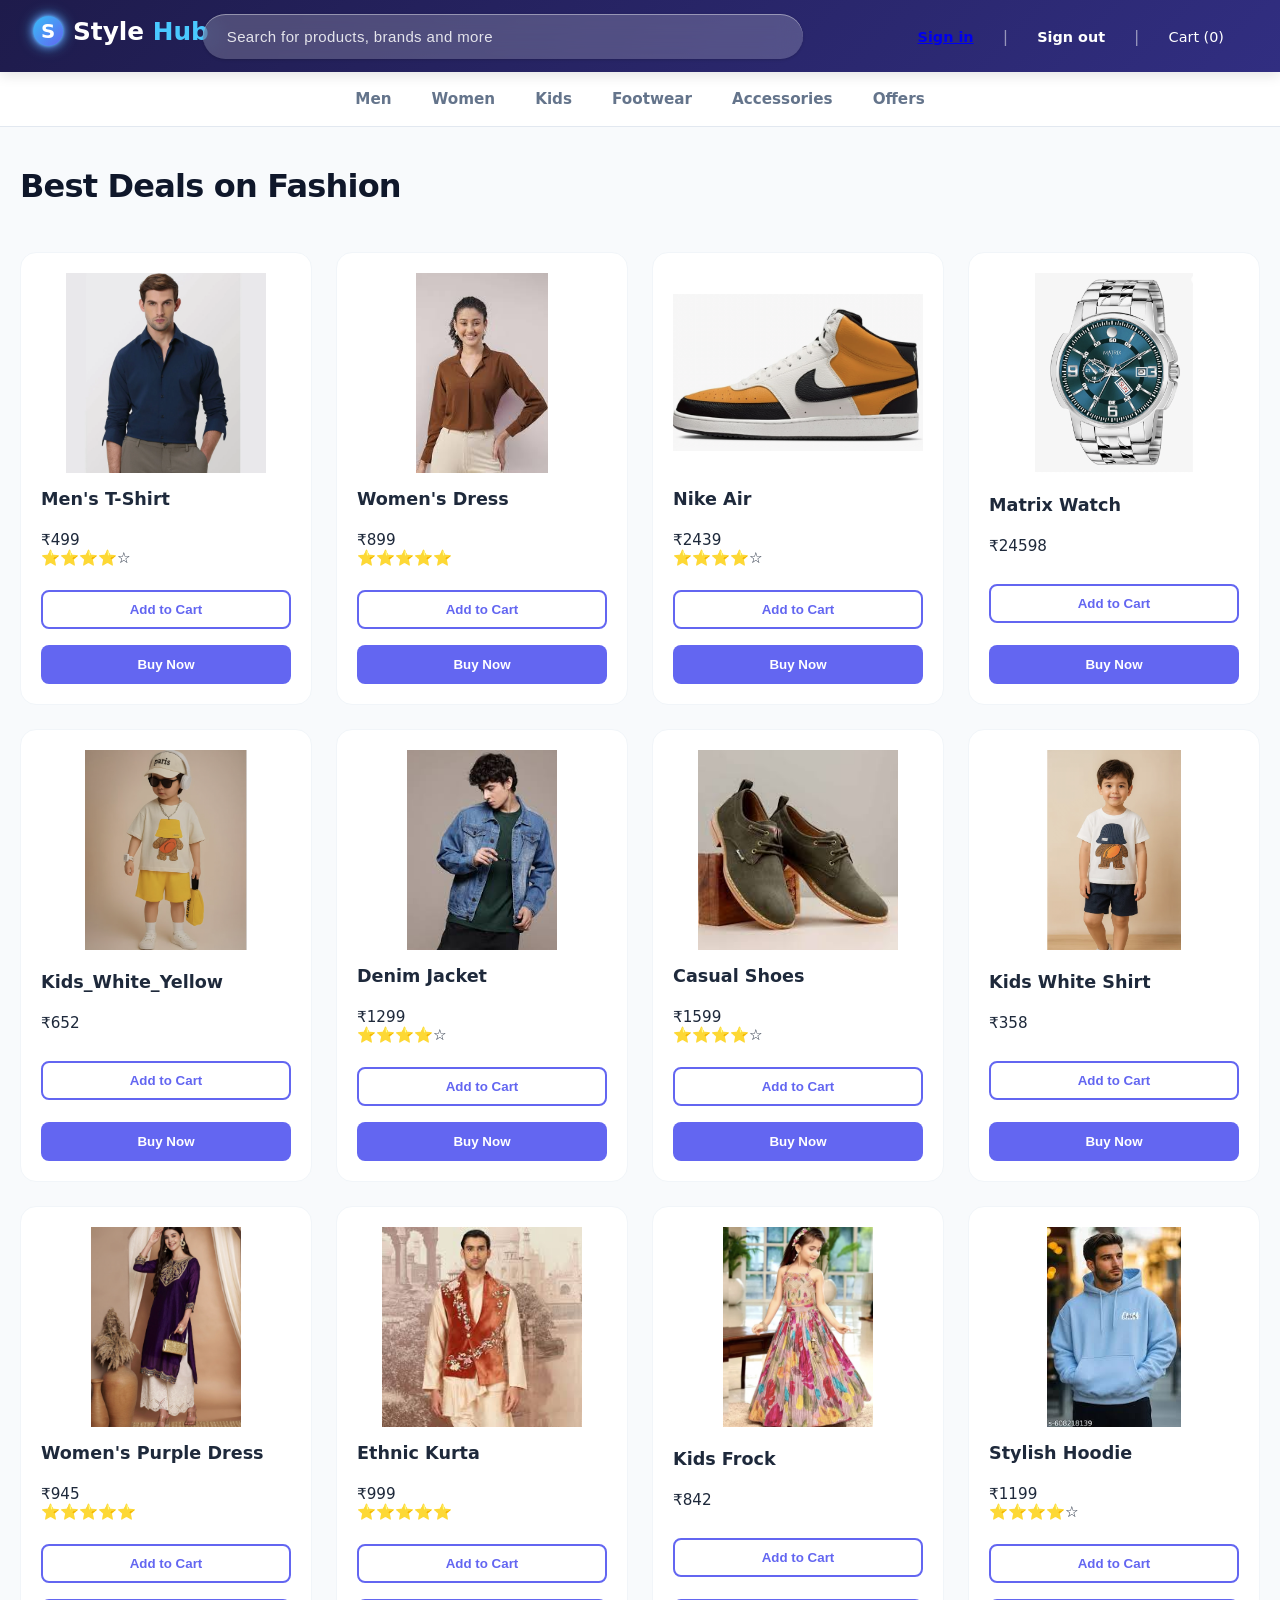
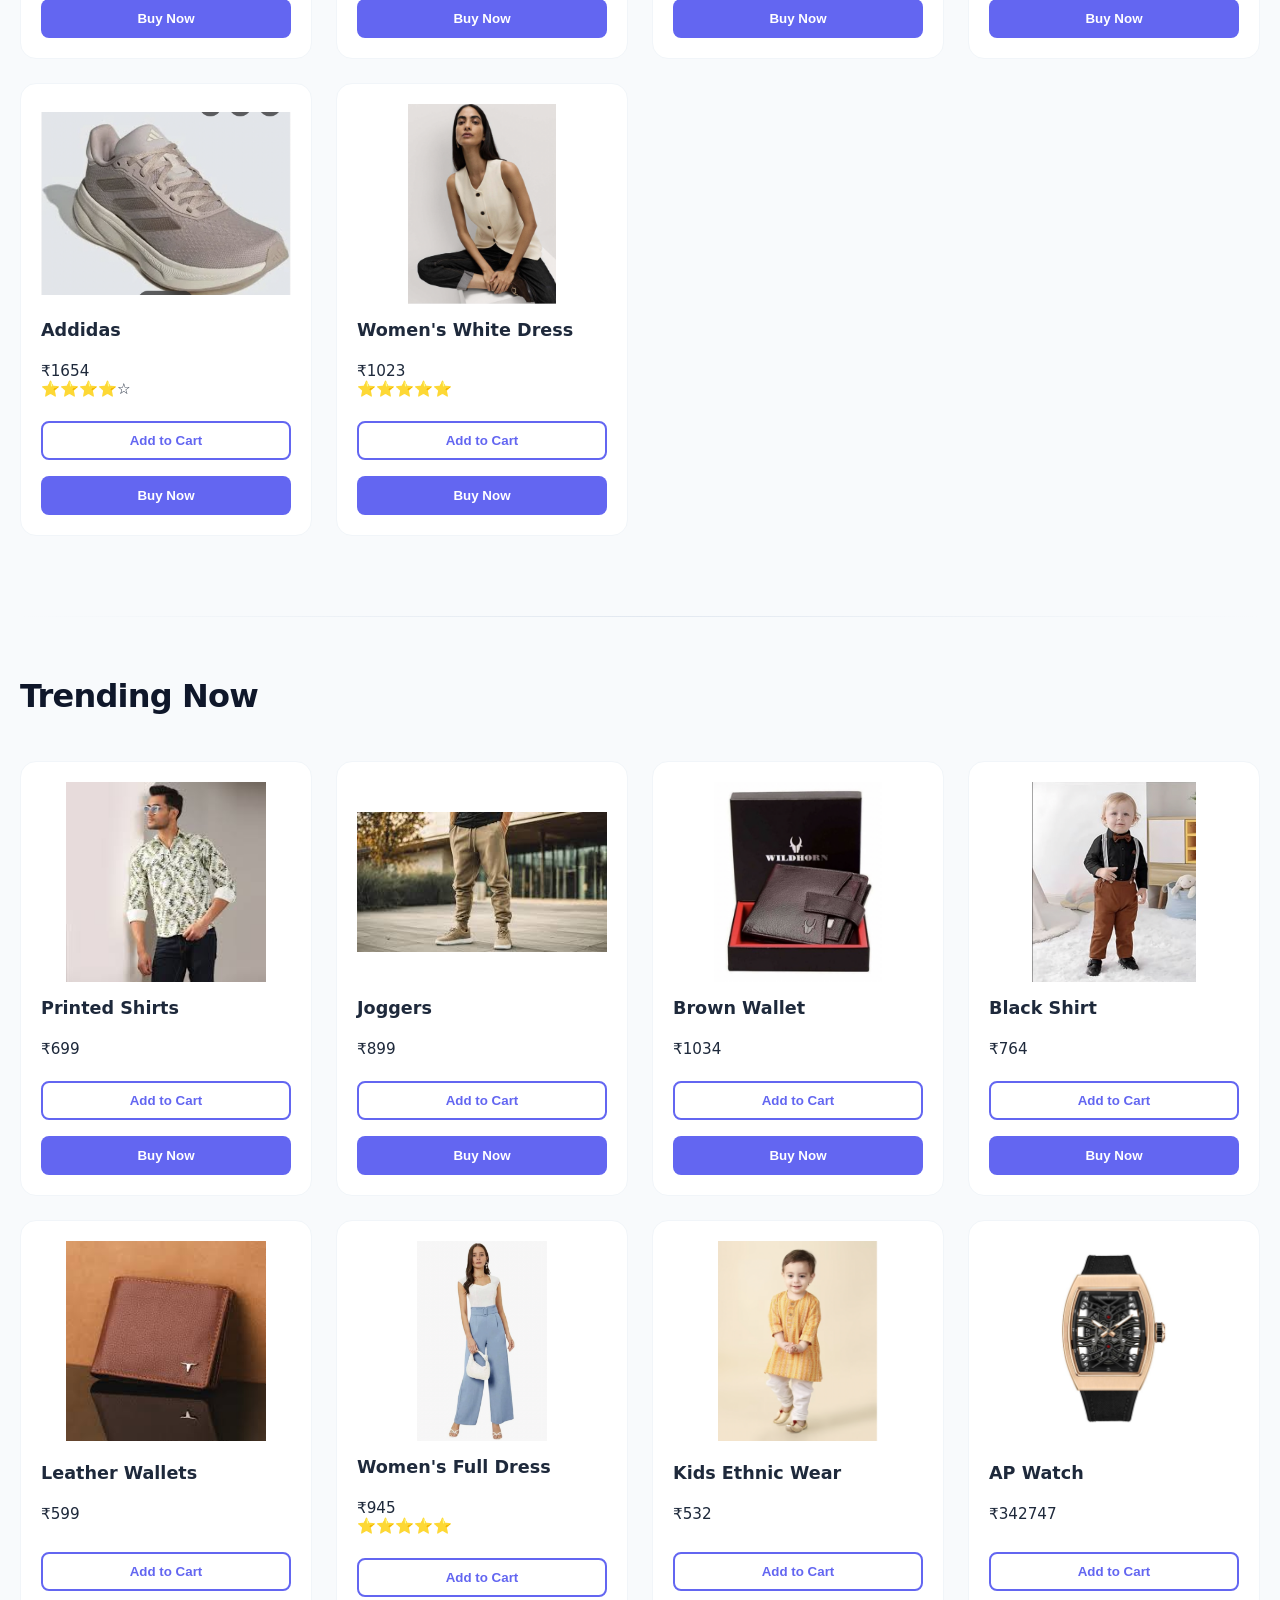
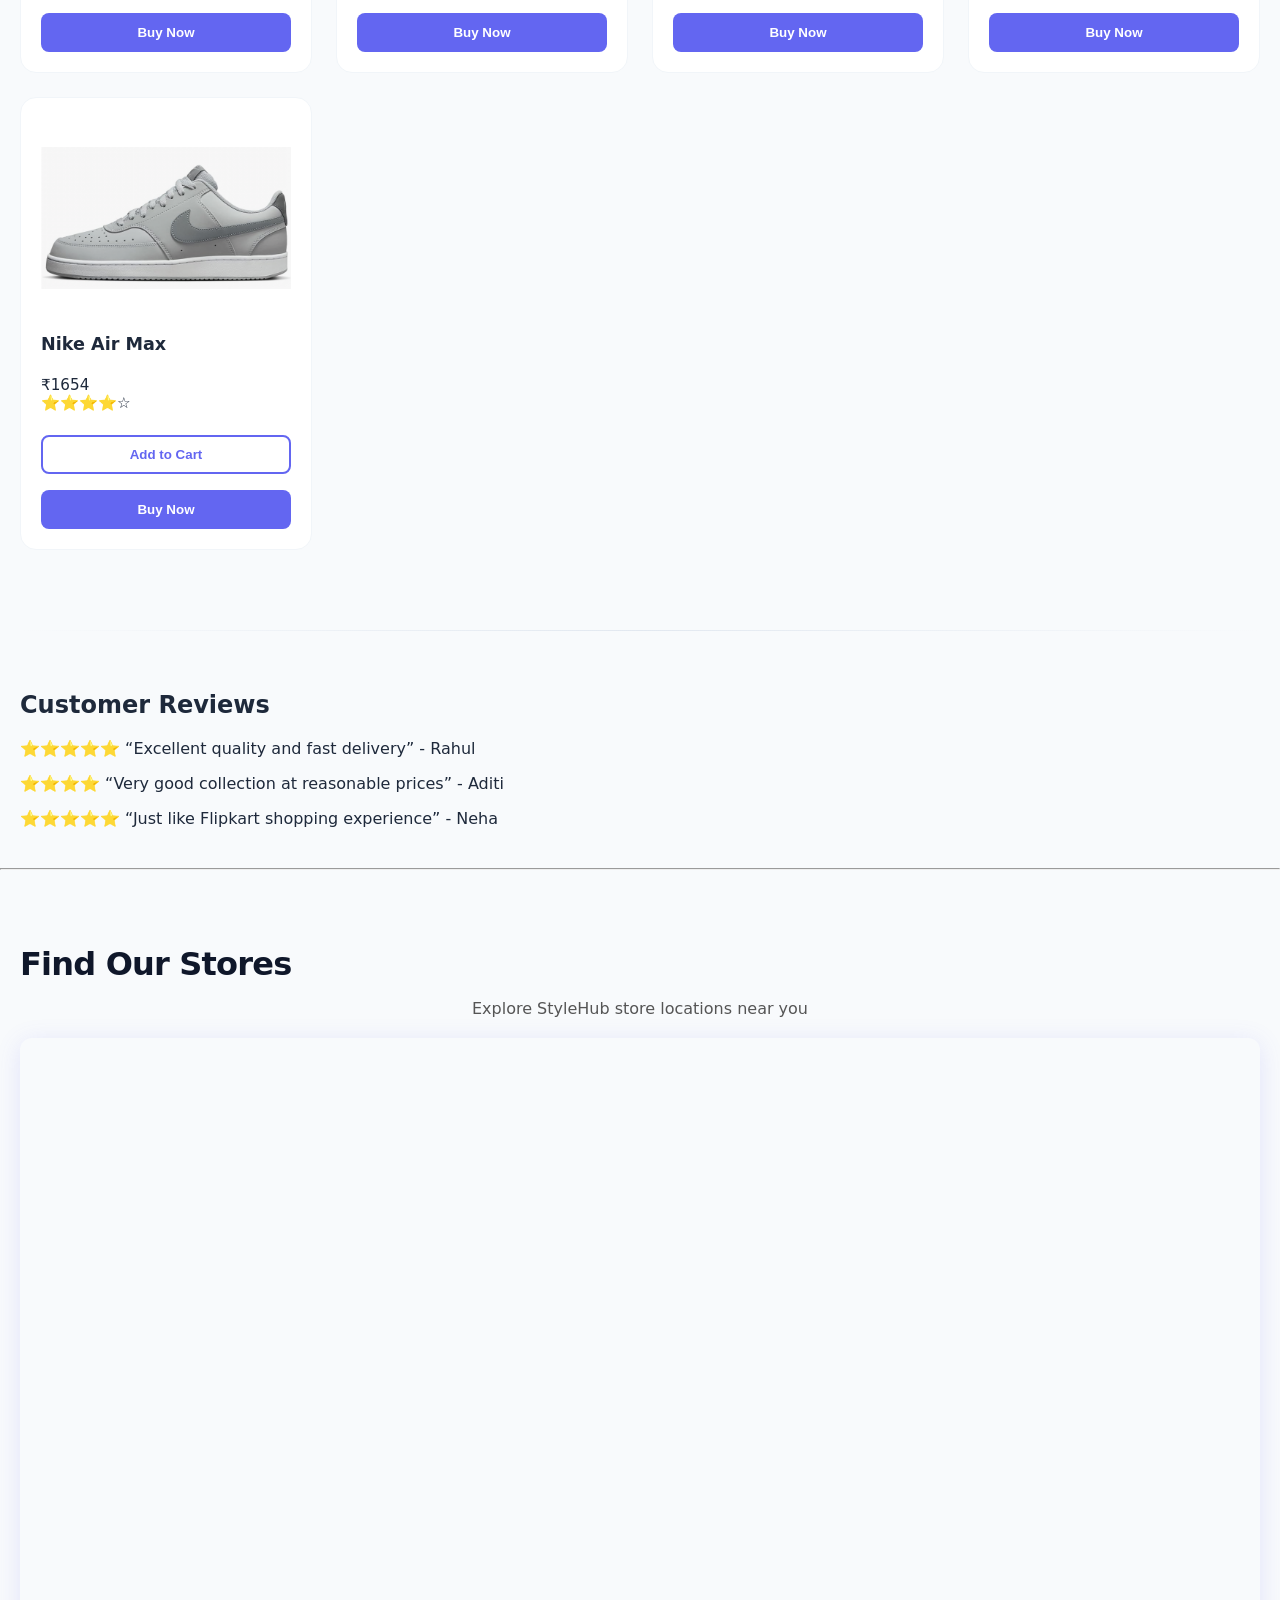
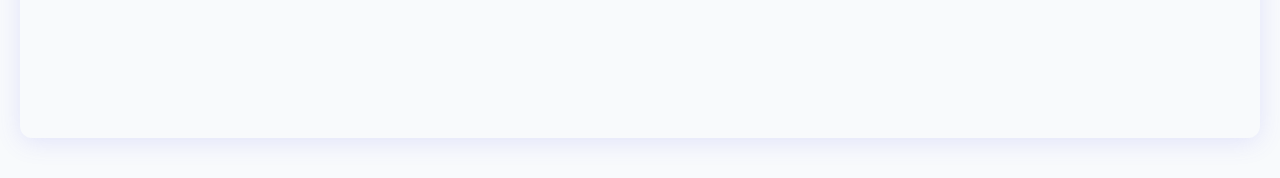
<file: index.html>
<!doctype html>
<html lang="en">
    <head>
        <meta charset="UTF-8" />
        <meta name="viewport" content="width=device-width, initial-scale=1.0" />
        <title>StyleHub | Online Shopping</title>
        <link rel="stylesheet" href="index.css" />
        <link
            href="https://api.mapbox.com/mapbox-gl-js/v3.3.0/mapbox-gl.css"
            rel="stylesheet"
        />
        <script src="https://api.mapbox.com/mapbox-gl-js/v3.3.0/mapbox-gl.js"></script>
    </head>
    <body>
        <header class="topbar">
            <div class="brand">
                <a
                    href="index.html"
                    class="brand-link"
                    aria-label="StyleHub home"
                >
                    <!-- SVG -->
                    <svg
                        class="logo-svg"
                        width="320"
                        height="100"
                        viewBox="0 0 320 100"
                    >
                        <defs>
                            <linearGradient
                                id="grad"
                                x1="0%"
                                y1="0%"
                                x2="100%"
                                y2="100%"
                            >
                                <stop offset="0%" stop-color="#38bdf8" />
                                <stop offset="100%" stop-color="#6366f1" />
                            </linearGradient>
                        </defs>

                        <circle
                            cx="50"
                            cy="20"
                            r="90px"
                            fill="url(#grad)"
                            class="glow-circle"
                        />
                        <text
                            x="50"
                            y="62"
                            text-anchor="middle"
                            font-size="120"
                            fill="white"
                            font-weight="bold"
                        >
                            S
                        </text>
                        <text x="200" y="72" class="logo-text">
                            Style
                            <tspan class="highlight">Hub</tspan>
                        </text>
                    </svg>
                </a>
            </div>
            <div class="search">
                <input
                    type="text"
                    placeholder="Search for products, brands and more"
                />
            </div>
            <div class="auth-area" id="authArea">
                <span id="authUser">Guest</span>
                <span class="pipe">|</span>
                <a href="./signup.html" id="signoutLink"><b>Sign out</b></a>
                <span class="pipe">|</span>
                <b id="cart">Cart</b>
            </div>
        </header>

        <nav class="nav-bar">
            <a class="nav-item" href="men.html"><b>Men</b></a>
            <a class="nav-item" href="women.html"><b>Women</b></a>
            <a class="nav-item" href="kids.html"><b>Kids</b></a>
            <a class="nav-item" href="footwear.html"><b>Footwear</b></a>
            <a class="nav-item" href="accessories.html"><b>Accessories</b></a>
            <a class="nav-item" href="offers.html"><b>Offers</b></a>
        </nav>

        <main class="main-container">
            <div class="section-title">
                <h2>Best Deals on Fashion</h2>
            </div>

            <div class="product-grid">
                <div class="product-card bg-light">
                    <img src="./images/MensShirt.webp" alt="Men's T-Shirt" />
                    <div class="details">
                        <b>Men's T-Shirt</b><br />₹499<br />⭐⭐⭐⭐☆
                    </div>
                    <button class="buy-now-btn" onclick="buyNow('Men T-Shirt')">
                        Buy Now
                    </button>
                </div>
                <div class="product-card bg-light">
                    <img src="./images/womenshirt.jpeg" alt="Women's Dress" />
                    <div class="details">
                        <b>Women's Dress</b><br />₹899<br />⭐⭐⭐⭐⭐
                    </div>
                    <button class="buy-now-btn" onclick="buyNow('Women Dress')">
                        Buy Now
                    </button>
                </div>

                <div class="product-card bg-light">
                    <img src="./images/shoes/Nike_Air.png" alt="Nike Air" />
                    <div class="details">
                        <b>Nike Air</b><br />₹2439<br />⭐⭐⭐⭐☆
                    </div>
                    <button class="buy-now-btn" onclick="buyNow('Nike Air')">
                        Buy Now
                    </button>
                </div>

                <div class="product-card bg-white">
                    <img
                        src="./images/accessories/Matrix_Watch.png"
                        alt="Matrix Watch"
                    />
                    <div class="details"><b>Matrix Watch</b><br />₹24598</div>
                    <button
                        class="buy-now-btn"
                        onclick="buyNow('Matrix Watch')"
                    >
                        Buy Now
                    </button>
                </div>

                <div class="product-card bg-white">
                    <img
                        src="./images/kids/Kids_White_Yellow.png"
                        alt="Kids_White_Yellow"
                    />
                    <div class="details">
                        <b>Kids_White_Yellow</b><br />₹652
                    </div>
                    <button
                        class="buy-now-btn"
                        onclick="buyNow('Kids_White_Yellow')"
                    >
                        Buy Now
                    </button>
                </div>

                <div class="product-card bg-light">
                    <img src="./images/jacket.jpeg" alt="Denim Jacket" />
                    <div class="details">
                        <b>Denim Jacket</b><br />₹1299<br />⭐⭐⭐⭐☆
                    </div>
                    <button
                        class="buy-now-btn"
                        onclick="buyNow('Denim Jacket')"
                    >
                        Buy Now
                    </button>
                </div>

                <div class="product-card bg-light">
                    <img src="./images/shoes.jpeg" alt="Casual Shoes" />
                    <div class="details">
                        <b>Casual Shoes</b><br />₹1599<br />⭐⭐⭐⭐☆
                    </div>
                    <button
                        class="buy-now-btn"
                        onclick="buyNow('Casual Shoes')"
                    >
                        Buy Now
                    </button>
                </div>

                <div class="product-card bg-white">
                    <img
                        src="./images/kids/Kids_White_Shirt.png"
                        alt="Kids_White_Shirt"
                    />
                    <div class="details"><b>Kids White Shirt</b><br />₹358</div>
                    <button
                        class="buy-now-btn"
                        onclick="buyNow('Kids White Shirt')"
                    >
                        Buy Now
                    </button>
                </div>

                <div class="product-card bg-light">
                    <img
                        src="./images/Women_Purple_Kurti.png"
                        alt="Women's Dress"
                    />
                    <div class="details">
                        <b>Women's Purple Dress</b><br />₹945<br />⭐⭐⭐⭐⭐
                    </div>
                    <button
                        class="buy-now-btn"
                        onclick="buyNow('Women Purple Dress')"
                    >
                        Buy Now
                    </button>
                </div>

                <div class="product-card bg-light">
                    <img src="./images/ethnicClothe.jpeg" alt="Ethnic Kurta" />
                    <div class="details">
                        <b>Ethnic Kurta</b><br />₹999<br />⭐⭐⭐⭐⭐
                    </div>
                    <button
                        class="buy-now-btn"
                        onclick="buyNow('Ethnic Kurta')"
                    >
                        Buy Now
                    </button>
                </div>

                <div class="product-card bg-white">
                    <img src="./images/kids/Kids_Frock.png" alt="Kids Frock" />
                    <div class="details"><b>Kids Frock</b><br />₹842</div>
                    <button class="buy-now-btn" onclick="buyNow('Kids Frock')">
                        Buy Now
                    </button>
                </div>

                <div class="product-card bg-light">
                    <img src="./images/hoodie.jpeg" alt="Stylish Hoodie" />
                    <div class="details">
                        <b>Stylish Hoodie</b><br />₹1199<br />⭐⭐⭐⭐☆
                    </div>
                    <button
                        class="buy-now-btn"
                        onclick="buyNow('Stylish Hoodie')"
                    >
                        Buy Now
                    </button>
                </div>

                <div class="product-card bg-light">
                    <img src="./images/shoes/Addidas.png" alt="Addidas" />
                    <div class="details">
                        <b>Addidas</b><br />₹1654<br />⭐⭐⭐⭐☆
                    </div>
                    <button class="buy-now-btn" onclick="buyNow('Addidas')">
                        Buy Now
                    </button>
                </div>

                <div class="product-card bg-light">
                    <img
                        src="./images/Women_White_Top.png"
                        alt="Women's White Dress"
                    />
                    <div class="details">
                        <b>Women's White Dress</b><br />₹1023<br />⭐⭐⭐⭐⭐
                    </div>
                    <button
                        class="buy-now-btn"
                        onclick="buyNow('Women White Dress')"
                    >
                        Buy Now
                    </button>
                </div>
            </div>

            <hr class="divider" />

            <div class="section-title">
                <h2>Trending Now</h2>
            </div>

            <div class="product-grid bg-alt">
                <div class="product-card bg-white">
                    <img
                        src="./images/printedShirt.jpeg"
                        alt="Printed Shirts"
                    />
                    <div class="details"><b>Printed Shirts</b><br />₹699</div>
                    <button
                        class="buy-now-btn"
                        onclick="buyNow('Printed Shirts')"
                    >
                        Buy Now
                    </button>
                </div>
                <div class="product-card bg-white">
                    <img src="./images/joggers.jpeg" alt="Joggers" />
                    <div class="details"><b>Joggers</b><br />₹899</div>
                    <button class="buy-now-btn" onclick="buyNow('Joggers')">
                        Buy Now
                    </button>
                </div>

                <div class="product-card bg-white">
                    <img
                        src="./images/accessories/Brown_Wallet.png"
                        alt="Brown Wallet"
                    />
                    <div class="details"><b>Brown Wallet</b><br />₹1034</div>
                    <button
                        class="buy-now-btn"
                        onclick="buyNow('Brown Wallet')"
                    >
                        Buy Now
                    </button>
                </div>

                <div class="product-card bg-white">
                    <img
                        src="./images/kids/Kids_Black_and_Brown.png"
                        alt="Kids Black and Brown"
                    />
                    <div class="details"><b>Black Shirt</b><br />₹764</div>
                    <button class="buy-now-btn" onclick="buyNow('Black Shirt')">
                        Buy Now
                    </button>
                </div>

                <div class="product-card bg-white">
                    <img src="./images/wallet.jpeg" alt="Leather Wallets" />
                    <div class="details"><b>Leather Wallets</b><br />₹599</div>
                    <button
                        class="buy-now-btn"
                        onclick="buyNow('Leather Wallets')"
                    >
                        Buy Now
                    </button>
                </div>

                <div class="product-card bg-light">
                    <img
                        src="./images/Women_Full_Wear.png"
                        alt="Women's Full Dress"
                    />
                    <div class="details">
                        <b>Women's Full Dress</b><br />₹945<br />⭐⭐⭐⭐⭐
                    </div>
                    <button
                        class="buy-now-btn"
                        onclick="buyNow('Women Full Dress')"
                    >
                        Buy Now
                    </button>
                </div>

                <div class="product-card bg-white">
                    <img
                        src="./images/kids/Kids_Ethnic_Wear.png"
                        alt="Kids Ethnic Wear"
                    />
                    <div class="details"><b>Kids Ethnic Wear</b><br />₹532</div>
                    <button
                        class="buy-now-btn"
                        onclick="buyNow('Kids Ethnic Wear')"
                    >
                        Buy Now
                    </button>
                </div>

                <div class="product-card bg-white">
                    <img
                        src="./images/accessories/AP_Watch.png"
                        alt="AP Watch"
                    />
                    <div class="details"><b>AP Watch</b><br />₹342747</div>
                    <button class="buy-now-btn" onclick="buyNow('AP Watch')">
                        Buy Now
                    </button>
                </div>

                <div class="product-card bg-light">
                    <img
                        src="./images/shoes/Nike_Air_Max.png"
                        alt="Nike Air Max"
                    />
                    <div class="details">
                        <b>Nike Air Max</b><br />₹1654<br />⭐⭐⭐⭐☆
                    </div>
                    <button
                        class="buy-now-btn"
                        onclick="buyNow('Nike Air Max')"
                    >
                        Buy Now
                    </button>
                </div>
            </div>

            <hr class="divider" />

            <div class="reviews">
                <h2>Customer Reviews</h2>
                <p>⭐⭐⭐⭐⭐ “Excellent quality and fast delivery” - Rahul</p>
                <p>
                    ⭐⭐⭐⭐ “Very good collection at reasonable prices” - Aditi
                </p>
                <p>
                    ⭐⭐⭐⭐⭐ “Just like Flipkart shopping experience” - Neha
                </p>
            </div>
        </main>

        <hr />

        <section class="map-section">
            <div class="section-title">
                <h2>Find Our Stores</h2>
                <p style="text-align: center; color: #555; margin-top: -10px">
                    Explore StyleHub store locations near you
                </p>
            </div>
            <div id="map"></div>
        </section>

        <script src="json-utils.js"></script>
        <script src="map.js"></script>
        <script src="auth.js"></script>
    </body>
</html>
</file>
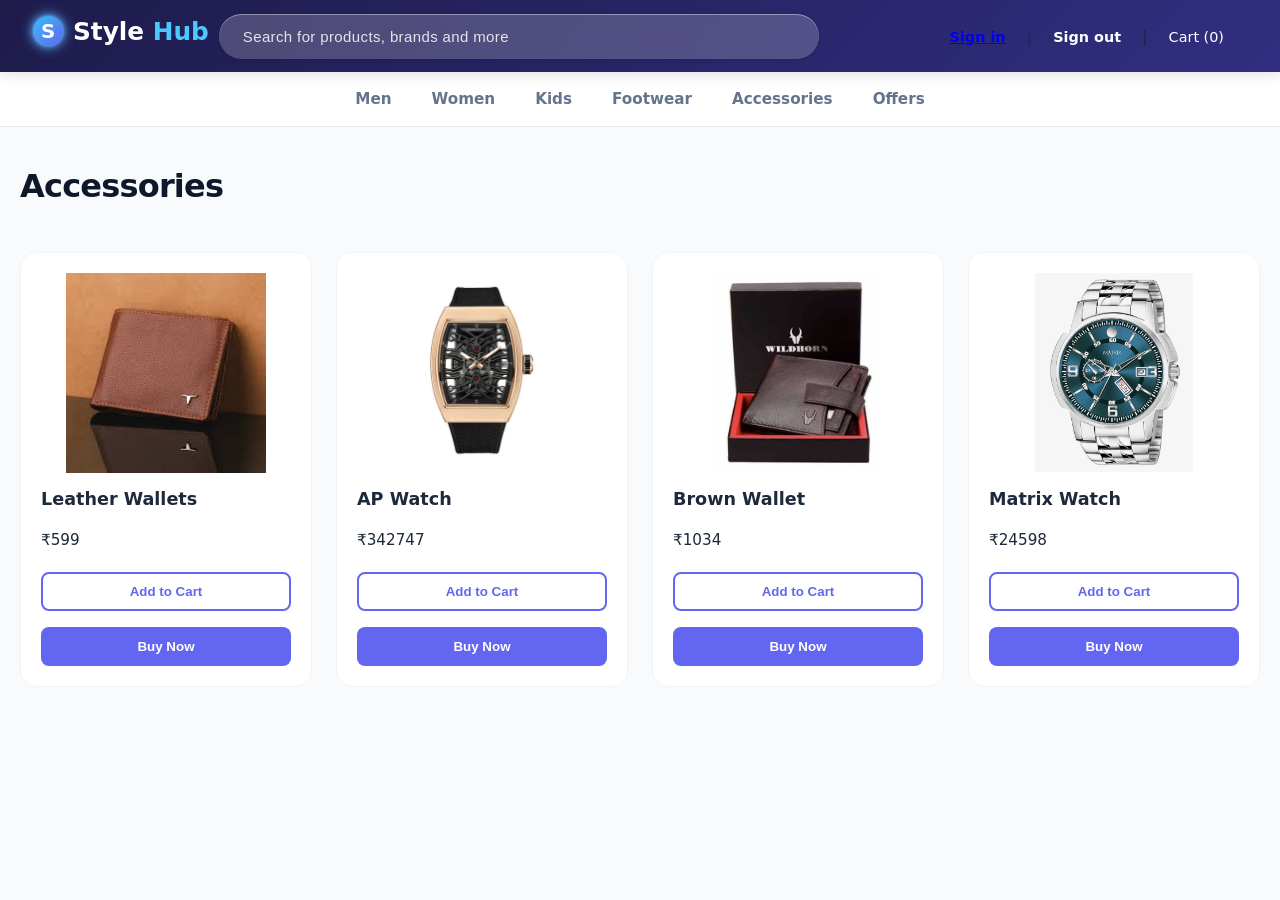
<file: accessories.html>
<!doctype html>
<html lang="en">
    <head>
        <meta charset="UTF-8" />
        <meta name="viewport" content="width=device-width, initial-scale=1.0" />
        <title>StyleHub — Accessories</title>
        <link rel="stylesheet" href="index.css" />
        <link
            href="https://api.mapbox.com/mapbox-gl-js/v3.3.0/mapbox-gl.css"
            rel="stylesheet"
        />
        <script src="https://api.mapbox.com/mapbox-gl-js/v3.3.0/mapbox-gl.js"></script>
        <script src="map.js"></script>
        <script src="auth.js"></script>
    </head>
    <body>
        <header class="topbar">
            <div class="brand">
                <a
                    href="index.html"
                    class="brand-link"
                    aria-label="StyleHub home"
                >
                    <!-- SVG -->
                    <svg
                        class="logo-svg"
                        width="320"
                        height="100"
                        viewBox="0 0 320 100"
                    >
                        <defs>
                            <linearGradient
                                id="grad"
                                x1="0%"
                                y1="0%"
                                x2="100%"
                                y2="100%"
                            >
                                <stop offset="0%" stop-color="#38bdf8" />
                                <stop offset="100%" stop-color="#6366f1" />
                            </linearGradient>
                        </defs>

                        <circle
                            cx="50"
                            cy="20"
                            r="90px"
                            fill="url(#grad)"
                            class="glow-circle"
                        />
                        <text
                            x="50"
                            y="62"
                            text-anchor="middle"
                            font-size="120"
                            fill="white"
                            font-weight="bold"
                        >
                            S
                        </text>
                        <text x="200" y="72" class="logo-text">
                            Style
                            <tspan class="highlight">Hub</tspan>
                        </text>
                    </svg>
                </a>
            </div>
            <div class="search">
                <input
                    type="text"
                    placeholder="Search for products, brands and more"
                />
            </div>
            <div class="auth-area" id="authArea">
                <span id="authUser"><b>Guest</b></span> |
                <a href="./signup.html" id="signoutLink"><b>Sign out</b></a> |
                <b id="cart">Cart</b>
            </div>
        </header>

        <nav class="nav-bar">
            <a class="nav-item" href="men.html"><b>Men</b></a>
            <a class="nav-item" href="women.html"><b>Women</b></a>
            <a class="nav-item" href="kids.html"><b>Kids</b></a>
            <a class="nav-item" href="footwear.html"><b>Footwear</b></a>
            <a class="nav-item" href="accessories.html"><b>Accessories</b></a>
            <a class="nav-item" href="offers.html"><b>Offers</b></a>
        </nav>

        <main class="main-container">
            <div class="section-title">
                <h2>Accessories</h2>
            </div>

            <div class="product-grid">
                <div class="product-card bg-white">
                    <img src="./images/wallet.jpeg" alt="Leather Wallets" />
                    <div class="details"><b>Leather Wallets</b><br />₹599</div>
                    <button
                        class="buy-now-btn"
                        onclick="buyNow('Leather Wallets')"
                    >
                        Buy Now
                    </button>
                </div>

                <div class="product-card bg-white">
                    <img
                        src="./images/accessories/AP_Watch.png"
                        alt="AP Watch"
                    />
                    <div class="details"><b>AP Watch</b><br />₹342747</div>
                    <button class="buy-now-btn" onclick="buyNow('AP Watch')">
                        Buy Now
                    </button>
                </div>

                <div class="product-card bg-white">
                    <img
                        src="./images/accessories/Brown_Wallet.png"
                        alt="Brown Wallet"
                    />
                    <div class="details"><b>Brown Wallet</b><br />₹1034</div>
                    <button
                        class="buy-now-btn"
                        onclick="buyNow('Brown Wallet')"
                    >
                        Buy Now
                    </button>
                </div>

                <div class="product-card bg-white">
                    <img
                        src="./images/accessories/Matrix_Watch.png"
                        alt="Matrix Watch"
                    />
                    <div class="details"><b>Matrix Watch</b><br />₹24598</div>
                    <button
                        class="buy-now-btn"
                        onclick="buyNow('Matrix Watch')"
                    >
                        Buy Now
                    </button>
                </div>
            </div>
        </main>

        <script src="auth.js"></script>
    </body>
</html>
</file>
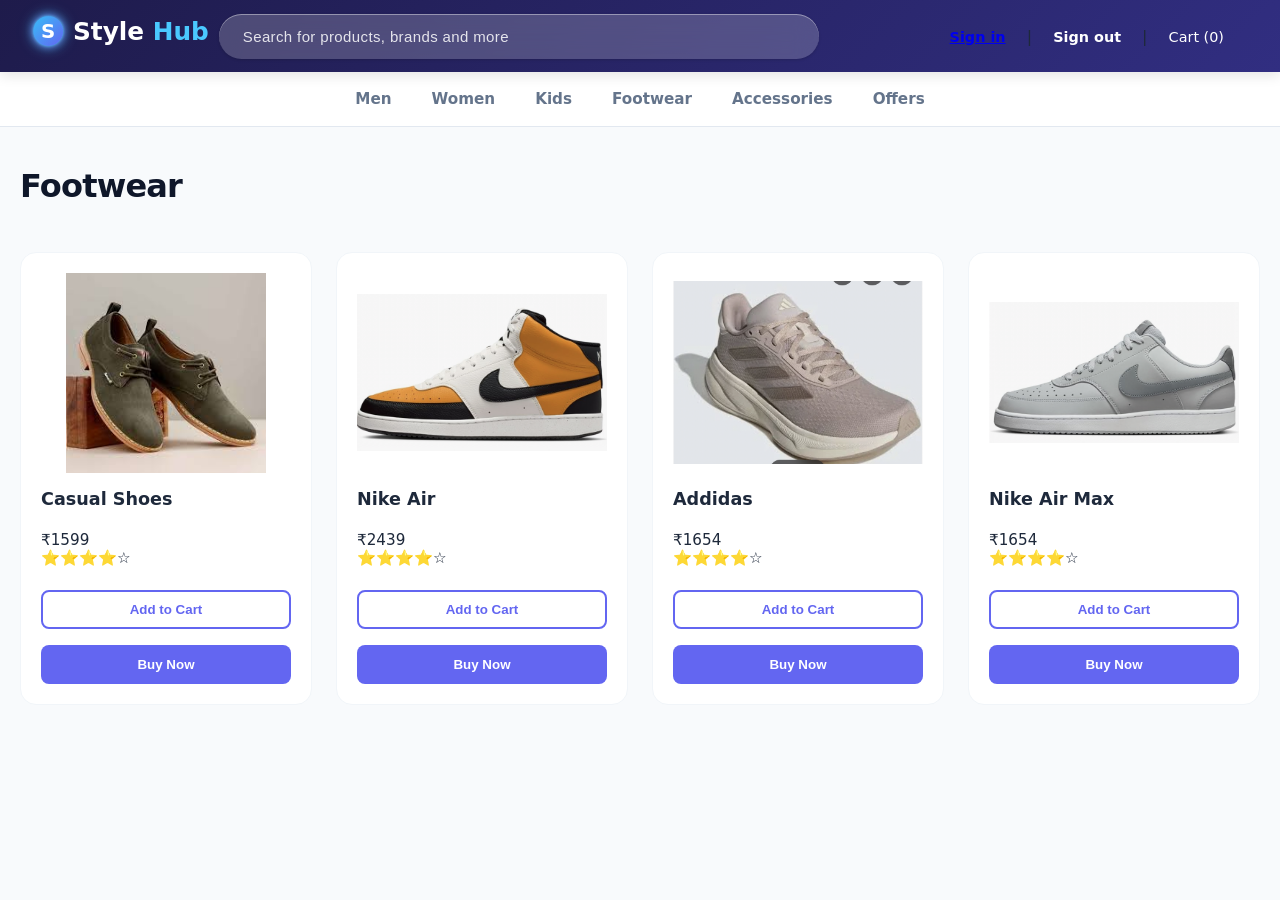
<file: footwear.html>
<!doctype html>
<html lang="en">
    <head>
        <meta charset="UTF-8" />
        <meta name="viewport" content="width=device-width, initial-scale=1.0" />
        <title>StyleHub — Footwear</title>
        <link rel="stylesheet" href="index.css" />
        <link
            href="https://api.mapbox.com/mapbox-gl-js/v3.3.0/mapbox-gl.css"
            rel="stylesheet"
        />
        <script src="https://api.mapbox.com/mapbox-gl-js/v3.3.0/mapbox-gl.js"></script>
        <script src="map.js"></script>
        <script src="auth.js"></script>
    </head>
    <body>
        <header class="topbar">
            <div class="brand">
                <a
                    href="index.html"
                    class="brand-link"
                    aria-label="StyleHub home"
                >
                    <!-- SVG -->
                    <svg
                        class="logo-svg"
                        width="320"
                        height="100"
                        viewBox="0 0 320 100"
                    >
                        <defs>
                            <linearGradient
                                id="grad"
                                x1="0%"
                                y1="0%"
                                x2="100%"
                                y2="100%"
                            >
                                <stop offset="0%" stop-color="#38bdf8" />
                                <stop offset="100%" stop-color="#6366f1" />
                            </linearGradient>
                        </defs>

                        <circle
                            cx="50"
                            cy="20"
                            r="90px"
                            fill="url(#grad)"
                            class="glow-circle"
                        />
                        <text
                            x="50"
                            y="62"
                            text-anchor="middle"
                            font-size="120"
                            fill="white"
                            font-weight="bold"
                        >
                            S
                        </text>
                        <text x="200" y="72" class="logo-text">
                            Style
                            <tspan class="highlight">Hub</tspan>
                        </text>
                    </svg>
                </a>
            </div>
            <div class="search">
                <input
                    type="text"
                    placeholder="Search for products, brands and more"
                />
            </div>
            <div class="auth-area" id="authArea">
                <span id="authUser"><b>Guest</b></span> |
                <a href="./signup.html" id="signoutLink"><b>Sign out</b></a> |
                <b id="cart">Cart</b>
            </div>
        </header>

        <nav class="nav-bar">
            <a class="nav-item" href="men.html"><b>Men</b></a>
            <a class="nav-item" href="women.html"><b>Women</b></a>
            <a class="nav-item" href="kids.html"><b>Kids</b></a>
            <a class="nav-item" href="footwear.html"><b>Footwear</b></a>
            <a class="nav-item" href="accessories.html"><b>Accessories</b></a>
            <a class="nav-item" href="offers.html"><b>Offers</b></a>
        </nav>

        <main class="main-container">
            <div class="section-title">
                <h2>Footwear</h2>
            </div>

            <div class="product-grid">
                <div class="product-card bg-light">
                    <img src="./images/shoes.jpeg" alt="Casual Shoes" />
                    <div class="details">
                        <b>Casual Shoes</b><br />₹1599<br />⭐⭐⭐⭐☆
                    </div>
                    <button
                        class="buy-now-btn"
                        onclick="buyNow('Casual Shoes')"
                    >
                        Buy Now
                    </button>
                </div>

                <div class="product-card bg-light">
                    <img src="./images/shoes/Nike_Air.png" alt="Nike Air" />
                    <div class="details">
                        <b>Nike Air</b><br />₹2439<br />⭐⭐⭐⭐☆
                    </div>
                    <button class="buy-now-btn" onclick="buyNow('Nike Air')">
                        Buy Now
                    </button>
                </div>

                <div class="product-card bg-light">
                    <img src="./images/shoes/Addidas.png" alt="Addidas" />
                    <div class="details">
                        <b>Addidas</b><br />₹1654<br />⭐⭐⭐⭐☆
                    </div>
                    <button class="buy-now-btn" onclick="buyNow('Addidas')">
                        Buy Now
                    </button>
                </div>

                <div class="product-card bg-light">
                    <img
                        src="./images/shoes/Nike_Air_Max.png"
                        alt="Nike Air Max"
                    />
                    <div class="details">
                        <b>Nike Air Max</b><br />₹1654<br />⭐⭐⭐⭐☆
                    </div>
                    <button
                        class="buy-now-btn"
                        onclick="buyNow('Nike Air Max')"
                    >
                        Buy Now
                    </button>
                </div>
            </div>
        </main>

        <script src="auth.js"></script>
    </body>
</html>
</file>
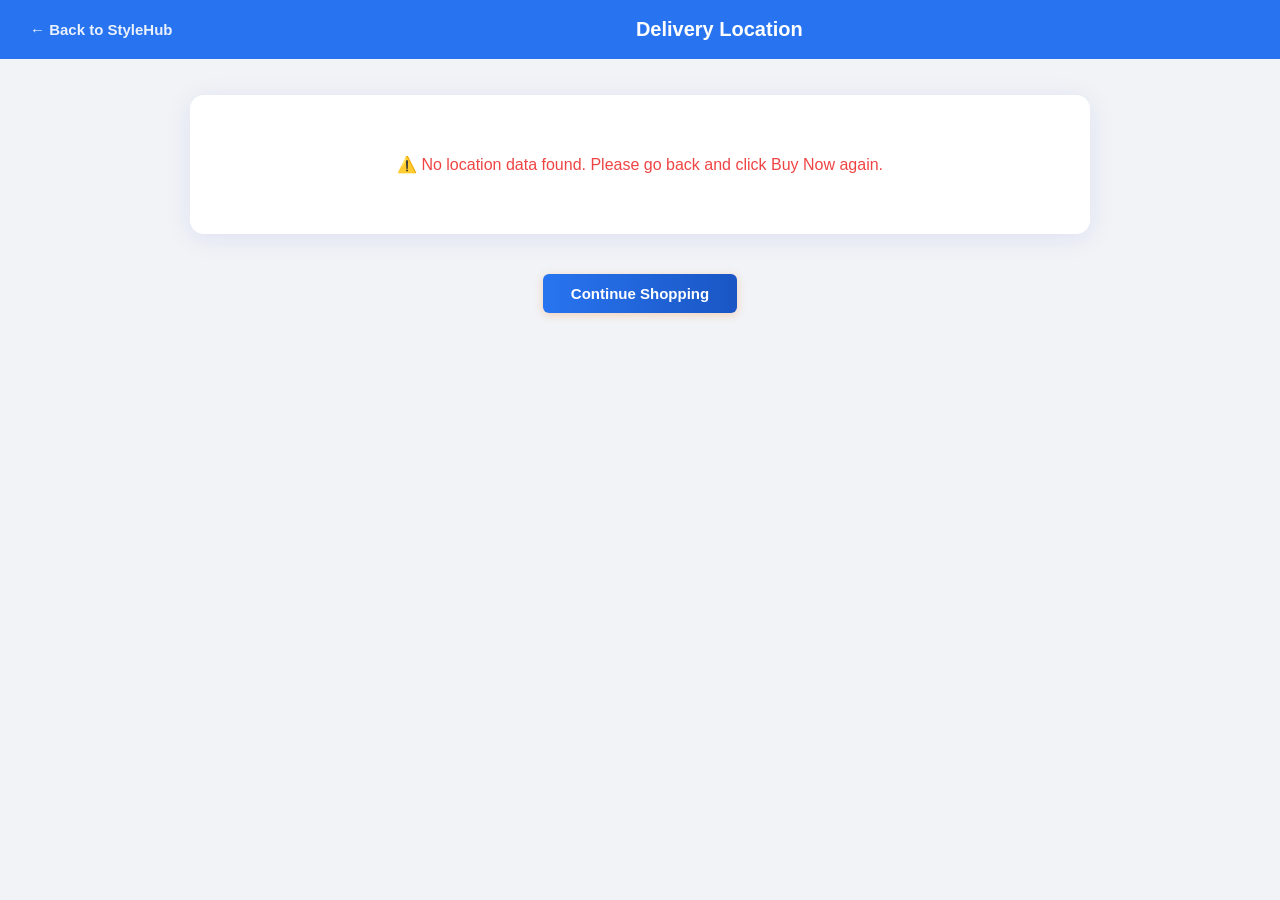
<file: geo.html>
<!doctype html>
<html lang="en">
    <head>
        <meta charset="UTF-8" />
        <meta name="viewport" content="width=device-width, initial-scale=1.0" />
        <title>Your Location | StyleHub</title>
        <link rel="stylesheet" href="index.css" />
        <link
            href="https://api.mapbox.com/mapbox-gl-js/v3.3.0/mapbox-gl.css"
            rel="stylesheet"
        />
        <script src="https://api.mapbox.com/mapbox-gl-js/v3.3.0/mapbox-gl.js"></script>
        <style>
            body {
                margin: 0;
                padding: 0;
                background: #f1f3f6;
                font-family: Arial, Helvetica, sans-serif;
            }

            .geo-header {
                background: #2874f0;
                padding: 18px 30px;
                display: flex;
                align-items: center;
                gap: 16px;
            }

            .geo-header a {
                color: #fff;
                text-decoration: none;
                font-size: 15px;
                font-weight: 600;
                opacity: 0.9;
            }

            .geo-header a:hover {
                opacity: 1;
                text-decoration: underline;
            }

            .geo-header h1 {
                margin: 0;
                color: #fff;
                font-size: 20px;
                flex: 1;
                text-align: center;
            }

            .geo-card {
                max-width: 900px;
                margin: 36px auto 20px;
                background: #fff;
                border-radius: 14px;
                box-shadow: 0 4px 24px rgba(99, 102, 241, 0.12);
                overflow: hidden;
            }

            .geo-card-header {
                background: linear-gradient(90deg, #2874f0, #6366f1);
                padding: 22px 28px;
                color: #fff;
            }

            .geo-card-header h2 {
                margin: 0 0 4px;
                font-size: 22px;
            }

            .geo-card-header p {
                margin: 0;
                font-size: 14px;
                opacity: 0.88;
            }

            .geo-info {
                display: flex;
                gap: 20px;
                padding: 20px 28px;
                flex-wrap: wrap;
            }

            .geo-info-box {
                flex: 1;
                min-width: 160px;
                background: #f8fafc;
                border-radius: 10px;
                padding: 16px 20px;
                border: 1px solid #e2e8f0;
            }

            .geo-info-box label {
                font-size: 12px;
                color: #6b7280;
                font-weight: 600;
                text-transform: uppercase;
                letter-spacing: 0.5px;
                display: block;
                margin-bottom: 6px;
            }

            .geo-info-box span {
                font-size: 18px;
                font-weight: 700;
                color: #1e293b;
            }

            #geo-map {
                width: 100%;
                height: 420px;
                display: block;
                position: relative;
            }

            #view-toggle {
                position: absolute;
                top: 10px;
                right: 45px;
                z-index: 10;
                background: #fff;
                border: none;
                border-radius: 6px;
                padding: 8px 14px;
                font-size: 13px;
                font-weight: 700;
                cursor: pointer;
                box-shadow: 0 2px 8px rgba(0, 0, 0, 0.2);
                color: #1e293b;
                transition: background 0.2s;
            }

            #view-toggle:hover {
                background: #f1f5f9;
            }

            .geo-error {
                text-align: center;
                padding: 60px 20px;
                color: #ef4444;
                font-size: 16px;
            }

            .back-btn {
                display: inline-block;
                margin: 20px auto 40px;
                padding: 11px 28px;
                background: linear-gradient(90deg, #2874f0, #1a56c4);
                color: #fff;
                font-size: 15px;
                font-weight: 700;
                border: none;
                border-radius: 6px;
                cursor: pointer;
                text-decoration: none;
                box-shadow: 0 2px 8px rgba(255, 109, 0, 0.25);
                transition:
                    background 0.2s,
                    transform 0.15s;
            }

            .back-btn:hover {
                background: linear-gradient(90deg, #1a56c4, #0d3fa6);
                transform: translateY(-2px);
            }

            .back-link-wrap {
                text-align: center;
            }
        </style>
    </head>
    <body>
        <div class="geo-header">
            <a href="index.html">&larr; Back to StyleHub</a>
            <h1>Delivery Location</h1>
        </div>

        <div class="geo-card" id="geoCard">
            <div class="geo-card-header">
                <h2 id="productTitle">Order Confirmation</h2>
                <p>We will deliver to your detected location below.</p>
            </div>

            <div class="geo-info">
                <div class="geo-info-box" style="flex: 1">
                    <label>Delivery Address</label>
                    <span
                        id="addressDisplay"
                        style="
                            font-size: 14px;
                            font-weight: 500;
                            color: #374151;
                        "
                        >Fetching address…</span
                    >
                </div>
            </div>

            <div style="position: relative">
                <div id="geo-map"></div>
                <button id="view-toggle">Satellite View</button>
            </div>
        </div>

        <div class="back-link-wrap">
            <a class="back-btn" href="index.html">Continue Shopping</a>
        </div>

        <script>
            const params = new URLSearchParams(window.location.search);
            const lat = parseFloat(params.get("lat"));
            const lng = parseFloat(params.get("lng"));
            const product = params.get("product") || "Your Order";

            document.getElementById("productTitle").textContent =
                "Order: " + decodeURIComponent(product);

            if (isNaN(lat) || isNaN(lng)) {
                document.getElementById("geoCard").innerHTML =
                    '<div class="geo-error">&#9888;&#65039; No location data found. Please go back and click Buy Now again.</div>';
            } else {
                fetch(
                    "https://nominatim.openstreetmap.org/reverse?lat=" +
                        lat +
                        "&lon=" +
                        lng +
                        "&format=json",
                )
                    .then(function (r) {
                        return r.json();
                    })
                    .then(function (data) {
                        document.getElementById("addressDisplay").textContent =
                            data.display_name || "Address not found";
                    })
                    .catch(function () {
                        document.getElementById("addressDisplay").textContent =
                            "Could not fetch address.";
                    });

                mapboxgl.accessToken =
                    "pk.eyJ1IjoibWloaXJwZXRrYXIiLCJhIjoiY21jaHBrNXIxMHoxZTJrbXliMDZpMGRoNCJ9.TfYhG6KMRHfj0lhTfkxhaw";

                const map = new mapboxgl.Map({
                    container: "geo-map",
                    style: "mapbox://styles/mapbox/streets-v12",
                    center: [lng, lat],
                    zoom: 14,
                });

                function createMarkerEl() {
                    const el = document.createElement("div");
                    const img = document.createElement("img");
                    img.src = "./images/markerLogo.svg";
                    img.width = 36;
                    img.height = 48;
                    img.style.display = "block";
                    el.appendChild(img);
                    el.style.cursor = "pointer";
                    el.style.width = "36px";
                    el.style.height = "48px";
                    return el;
                }

                new mapboxgl.Marker({
                    element: createMarkerEl(),
                    anchor: "bottom",
                })
                    .setLngLat([lng, lat])
                    .setPopup(
                        new mapboxgl.Popup({ offset: 25 }).setText(
                            "Your delivery location",
                        ),
                    )
                    .addTo(map);

                map.addControl(new mapboxgl.NavigationControl());
                map.addControl(new mapboxgl.FullscreenControl());

                var isSatellite = false;
                var styles = {
                    streets: "mapbox://styles/mapbox/streets-v12",
                    satellite: "mapbox://styles/mapbox/satellite-streets-v12",
                };
                var toggleBtn = document.getElementById("view-toggle");
                toggleBtn.addEventListener("click", function () {
                    isSatellite = !isSatellite;
                    map.setStyle(
                        isSatellite ? styles.satellite : styles.streets,
                    );
                    toggleBtn.textContent = isSatellite
                        ? "Streets View"
                        : "Satellite View";

                    map.once("styledata", function () {
                        new mapboxgl.Marker({
                            element: createMarkerEl(),
                            anchor: "bottom",
                        })
                            .setLngLat([lng, lat])
                            .setPopup(
                                new mapboxgl.Popup({ offset: 25 }).setText(
                                    "Your delivery location",
                                ),
                            )
                            .addTo(map);
                    });
                });
            }
        </script>
    </body>
</html>
</file>
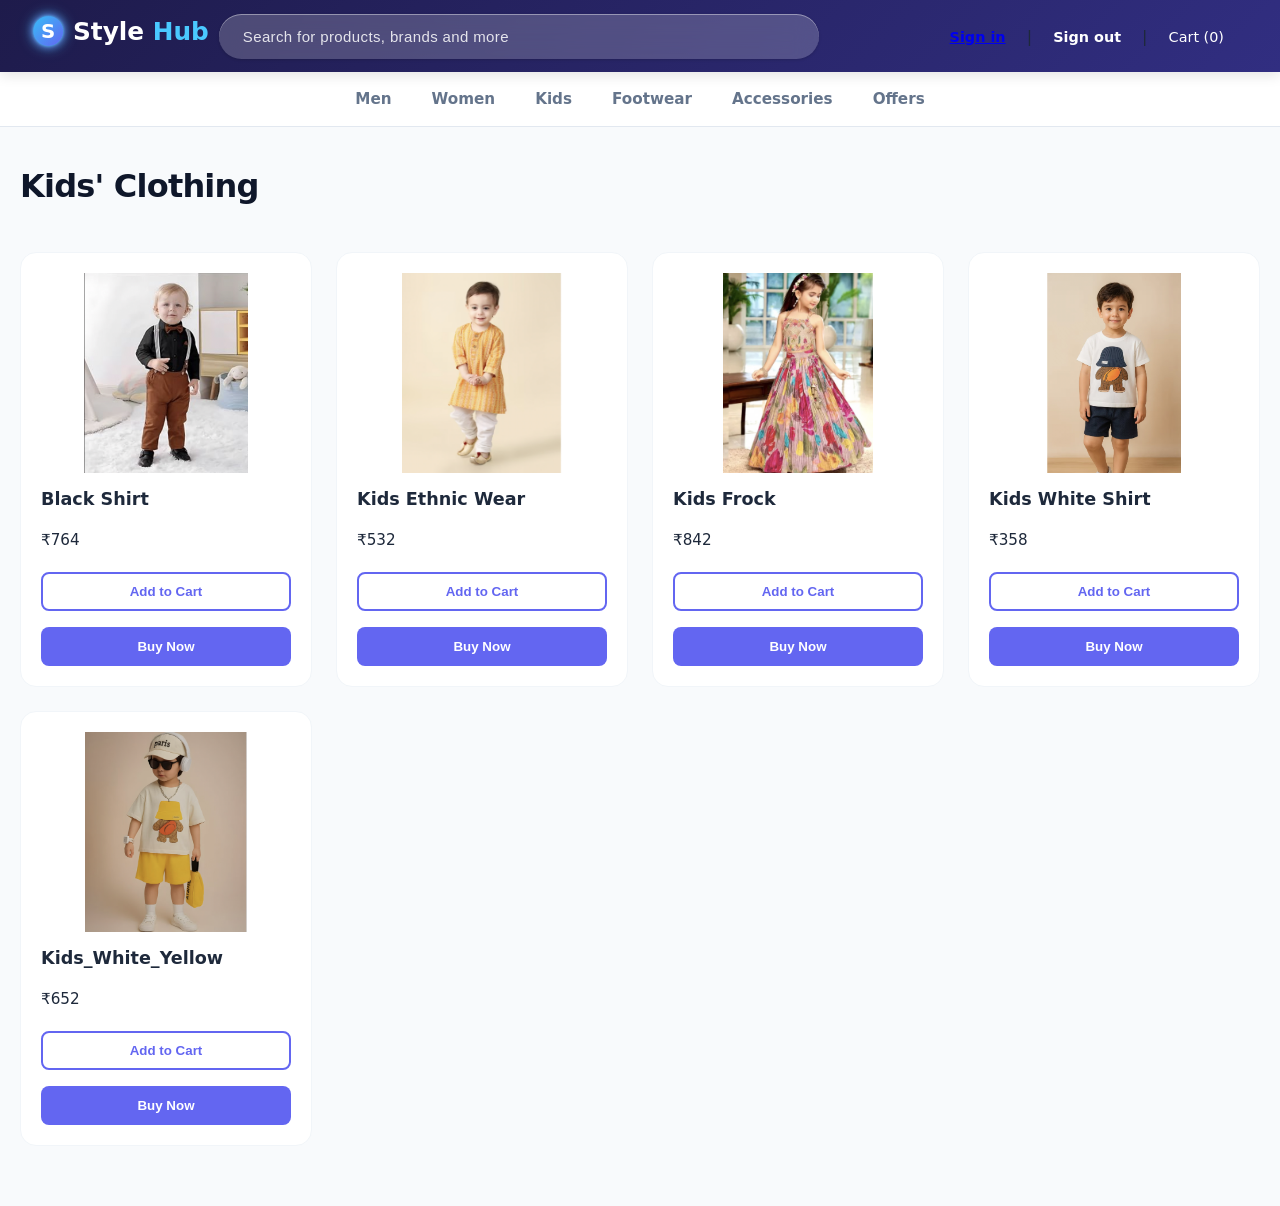
<file: kids.html>
<!doctype html>
<html lang="en">
    <head>
        <meta charset="UTF-8" />
        <meta name="viewport" content="width=device-width, initial-scale=1.0" />
        <title>StyleHub — Kids</title>
        <link rel="stylesheet" href="index.css" />
        <link
            href="https://api.mapbox.com/mapbox-gl-js/v3.3.0/mapbox-gl.css"
            rel="stylesheet"
        />
        <script src="https://api.mapbox.com/mapbox-gl-js/v3.3.0/mapbox-gl.js"></script>
        <script src="map.js"></script>
        <script src="auth.js"></script>
    </head>
    <body>
        <header class="topbar">
            <div class="brand">
                <a
                    href="index.html"
                    class="brand-link"
                    aria-label="StyleHub home"
                >
                    <!-- SVG -->
                    <svg
                        class="logo-svg"
                        width="320"
                        height="100"
                        viewBox="0 0 320 100"
                    >
                        <defs>
                            <linearGradient
                                id="grad"
                                x1="0%"
                                y1="0%"
                                x2="100%"
                                y2="100%"
                            >
                                <stop offset="0%" stop-color="#38bdf8" />
                                <stop offset="100%" stop-color="#6366f1" />
                            </linearGradient>
                        </defs>

                        <circle
                            cx="50"
                            cy="20"
                            r="90px"
                            fill="url(#grad)"
                            class="glow-circle"
                        />
                        <text
                            x="50"
                            y="62"
                            text-anchor="middle"
                            font-size="120"
                            fill="white"
                            font-weight="bold"
                        >
                            S
                        </text>
                        <text x="200" y="72" class="logo-text">
                            Style
                            <tspan class="highlight">Hub</tspan>
                        </text>
                    </svg>
                </a>
            </div>
            <div class="search">
                <input
                    type="text"
                    placeholder="Search for products, brands and more"
                />
            </div>
            <div class="auth-area" id="authArea">
                <span id="authUser"><b>Guest</b></span> |
                <a href="./signup.html" id="signoutLink"><b>Sign out</b></a> |
                <b id="cart">Cart</b>
            </div>
        </header>

        <nav class="nav-bar">
            <a class="nav-item" href="men.html"><b>Men</b></a>
            <a class="nav-item" href="women.html"><b>Women</b></a>
            <a class="nav-item" href="kids.html"><b>Kids</b></a>
            <a class="nav-item" href="footwear.html"><b>Footwear</b></a>
            <a class="nav-item" href="accessories.html"><b>Accessories</b></a>
            <a class="nav-item" href="offers.html"><b>Offers</b></a>
        </nav>

        <main class="main-container">
            <div class="section-title">
                <h2>Kids' Clothing</h2>
            </div>

            <div class="product-grid">
                <div class="product-card bg-white">
                    <img
                        src="./images/kids/Kids_Black_and_Brown.png"
                        alt="Kids Black and Brown"
                    />
                    <div class="details"><b>Black Shirt</b><br />₹764</div>
                    <button class="buy-now-btn" onclick="buyNow('Black Shirt')">
                        Buy Now
                    </button>
                </div>

                <div class="product-card bg-white">
                    <img
                        src="./images/kids/Kids_Ethnic_Wear.png"
                        alt="Kids Ethnic Wear"
                    />
                    <div class="details"><b>Kids Ethnic Wear</b><br />₹532</div>
                    <button
                        class="buy-now-btn"
                        onclick="buyNow('Kids Ethnic Wear')"
                    >
                        Buy Now
                    </button>
                </div>

                <div class="product-card bg-white">
                    <img src="./images/kids/Kids_Frock.png" alt="Kids Frock" />
                    <div class="details"><b>Kids Frock</b><br />₹842</div>
                    <button class="buy-now-btn" onclick="buyNow('Kids Frock')">
                        Buy Now
                    </button>
                </div>

                <div class="product-card bg-white">
                    <img
                        src="./images/kids/Kids_White_Shirt.png"
                        alt="Kids_White_Shirt"
                    />
                    <div class="details"><b>Kids White Shirt</b><br />₹358</div>
                    <button
                        class="buy-now-btn"
                        onclick="buyNow('Kids White Shirt')"
                    >
                        Buy Now
                    </button>
                </div>

                <div class="product-card bg-white">
                    <img
                        src="./images/kids/Kids_White_Yellow.png"
                        alt="Kids_White_Yellow"
                    />
                    <div class="details">
                        <b>Kids_White_Yellow</b><br />₹652
                    </div>
                    <button
                        class="buy-now-btn"
                        onclick="buyNow('Kids_White_Yellow')"
                    >
                        Buy Now
                    </button>
                </div>
            </div>
        </main>
    </body>
</html>
</file>
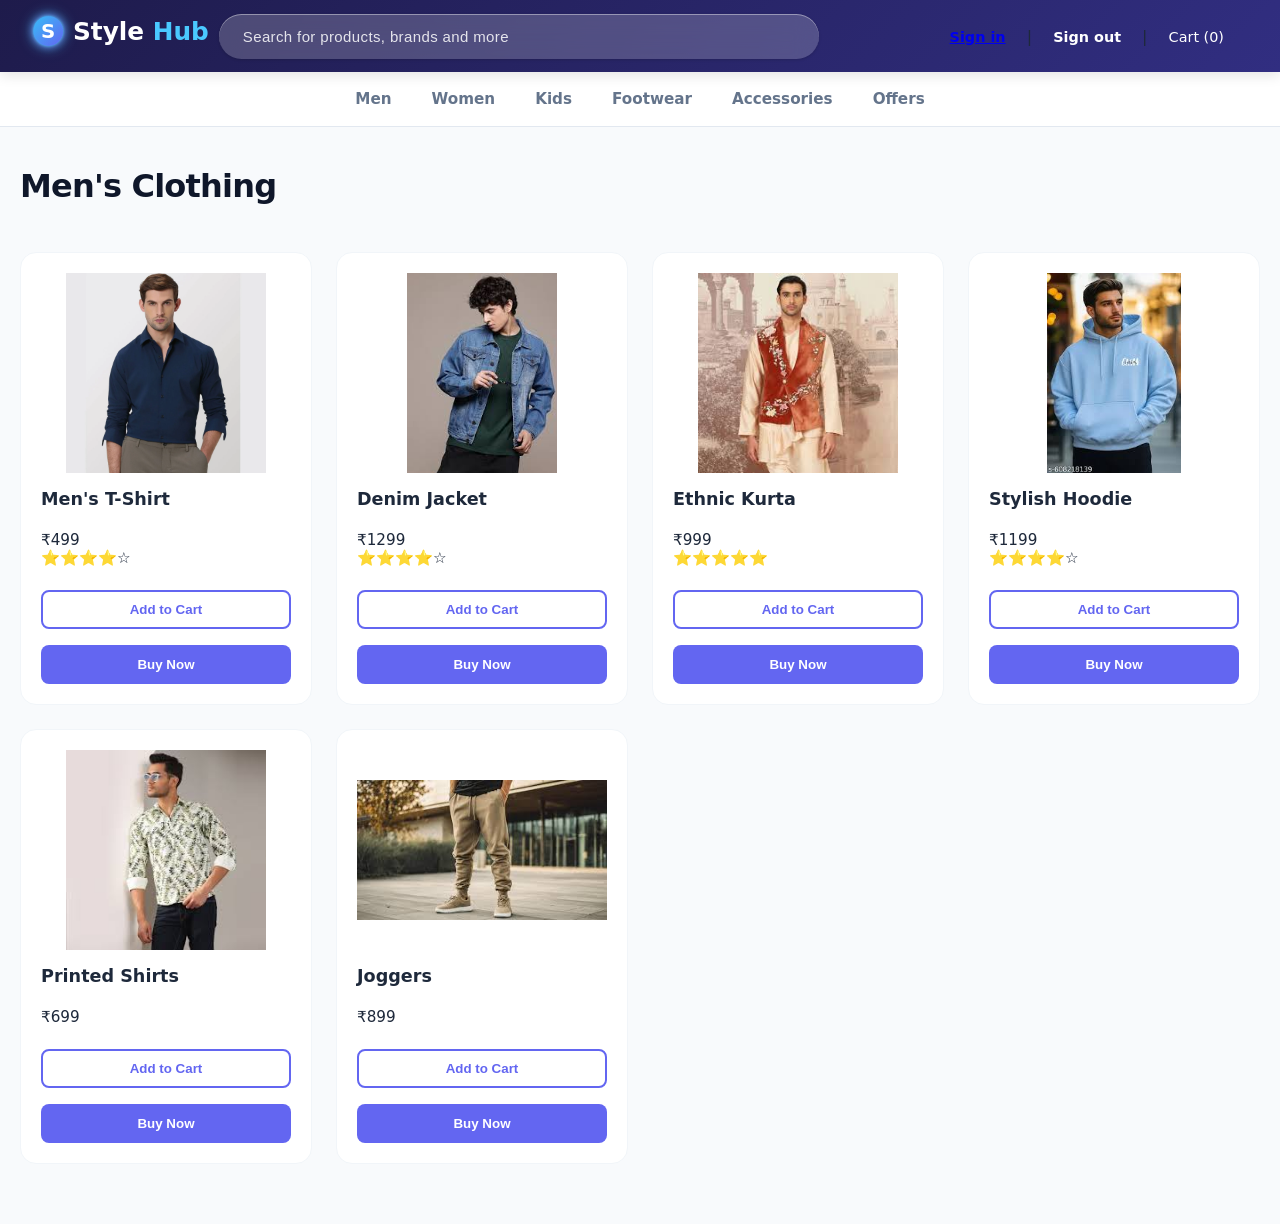
<file: men.html>
<!doctype html>
<html lang="en">
    <head>
        <meta charset="UTF-8" />
        <meta name="viewport" content="width=device-width, initial-scale=1.0" />
        <title>StyleHub — Men</title>
        <link rel="stylesheet" href="index.css" />
        <link
            href="https://api.mapbox.com/mapbox-gl-js/v3.3.0/mapbox-gl.css"
            rel="stylesheet"
        />
        <script src="https://api.mapbox.com/mapbox-gl-js/v3.3.0/mapbox-gl.js"></script>
        <script src="map.js"></script>
        <script src="auth.js"></script>
    </head>
    <body>
        <header class="topbar">
            <div class="brand">
                <a
                    href="index.html"
                    class="brand-link"
                    aria-label="StyleHub home"
                >
                    <!-- SVG -->
                    <svg
                        class="logo-svg"
                        width="320"
                        height="100"
                        viewBox="0 0 320 100"
                    >
                        <defs>
                            <linearGradient
                                id="grad"
                                x1="0%"
                                y1="0%"
                                x2="100%"
                                y2="100%"
                            >
                                <stop offset="0%" stop-color="#38bdf8" />
                                <stop offset="100%" stop-color="#6366f1" />
                            </linearGradient>
                        </defs>

                        <circle
                            cx="50"
                            cy="20"
                            r="90px"
                            fill="url(#grad)"
                            class="glow-circle"
                        />
                        <text
                            x="50"
                            y="62"
                            text-anchor="middle"
                            font-size="120"
                            fill="white"
                            font-weight="bold"
                        >
                            S
                        </text>
                        <text x="200" y="72" class="logo-text">
                            Style
                            <tspan class="highlight">Hub</tspan>
                        </text>
                    </svg>
                </a>
            </div>
            <div class="search">
                <input
                    type="text"
                    placeholder="Search for products, brands and more"
                />
            </div>
            <div class="auth-area" id="authArea">
                <span id="authUser"><b>Guest</b></span> |
                <a href="./signup.html" id="signoutLink"><b>Sign out</b></a> |
                <b id="cart">Cart</b>
            </div>
        </header>

        <nav class="nav-bar">
            <a class="nav-item" href="men.html"><b>Men</b></a>
            <a class="nav-item" href="women.html"><b>Women</b></a>
            <a class="nav-item" href="kids.html"><b>Kids</b></a>
            <a class="nav-item" href="footwear.html"><b>Footwear</b></a>
            <a class="nav-item" href="accessories.html"><b>Accessories</b></a>
            <a class="nav-item" href="offers.html"><b>Offers</b></a>
        </nav>

        <main class="main-container">
            <div class="section-title">
                <h2>Men's Clothing</h2>
            </div>

            <div class="product-grid">
                <div class="product-card bg-light">
                    <img src="./images/MensShirt.webp" alt="Men's T-Shirt" />
                    <div class="details">
                        <b>Men's T-Shirt</b><br />₹499<br />⭐⭐⭐⭐☆
                    </div>
                    <button class="buy-now-btn" onclick="buyNow('Men T-Shirt')">
                        Buy Now
                    </button>
                </div>

                <div class="product-card bg-light">
                    <img src="./images/jacket.jpeg" alt="Denim Jacket" />
                    <div class="details">
                        <b>Denim Jacket</b><br />₹1299<br />⭐⭐⭐⭐☆
                    </div>
                    <button
                        class="buy-now-btn"
                        onclick="buyNow('Denim Jacket')"
                    >
                        Buy Now
                    </button>
                </div>

                <div class="product-card bg-light">
                    <img src="./images/ethnicClothe.jpeg" alt="Ethnic Kurta" />
                    <div class="details">
                        <b>Ethnic Kurta</b><br />₹999<br />⭐⭐⭐⭐⭐
                    </div>
                    <button
                        class="buy-now-btn"
                        onclick="buyNow('Ethnic Kurta')"
                    >
                        Buy Now
                    </button>
                </div>

                <div class="product-card bg-light">
                    <img src="./images/hoodie.jpeg" alt="Stylish Hoodie" />
                    <div class="details">
                        <b>Stylish Hoodie</b><br />₹1199<br />⭐⭐⭐⭐☆
                    </div>
                    <button
                        class="buy-now-btn"
                        onclick="buyNow('Stylish Hoodie')"
                    >
                        Buy Now
                    </button>
                </div>

                <div class="product-card bg-white">
                    <img
                        src="./images/printedShirt.jpeg"
                        alt="Printed Shirts"
                    />
                    <div class="details"><b>Printed Shirts</b><br />₹699</div>
                    <button
                        class="buy-now-btn"
                        onclick="buyNow('Printed Shirts')"
                    >
                        Buy Now
                    </button>
                </div>

                <div class="product-card bg-white">
                    <img src="./images/joggers.jpeg" alt="Joggers" />
                    <div class="details"><b>Joggers</b><br />₹899</div>
                    <button class="buy-now-btn" onclick="buyNow('Joggers')">
                        Buy Now
                    </button>
                </div>
            </div>
        </main>

        <script src="auth.js"></script>
    </body>
</html>
</file>
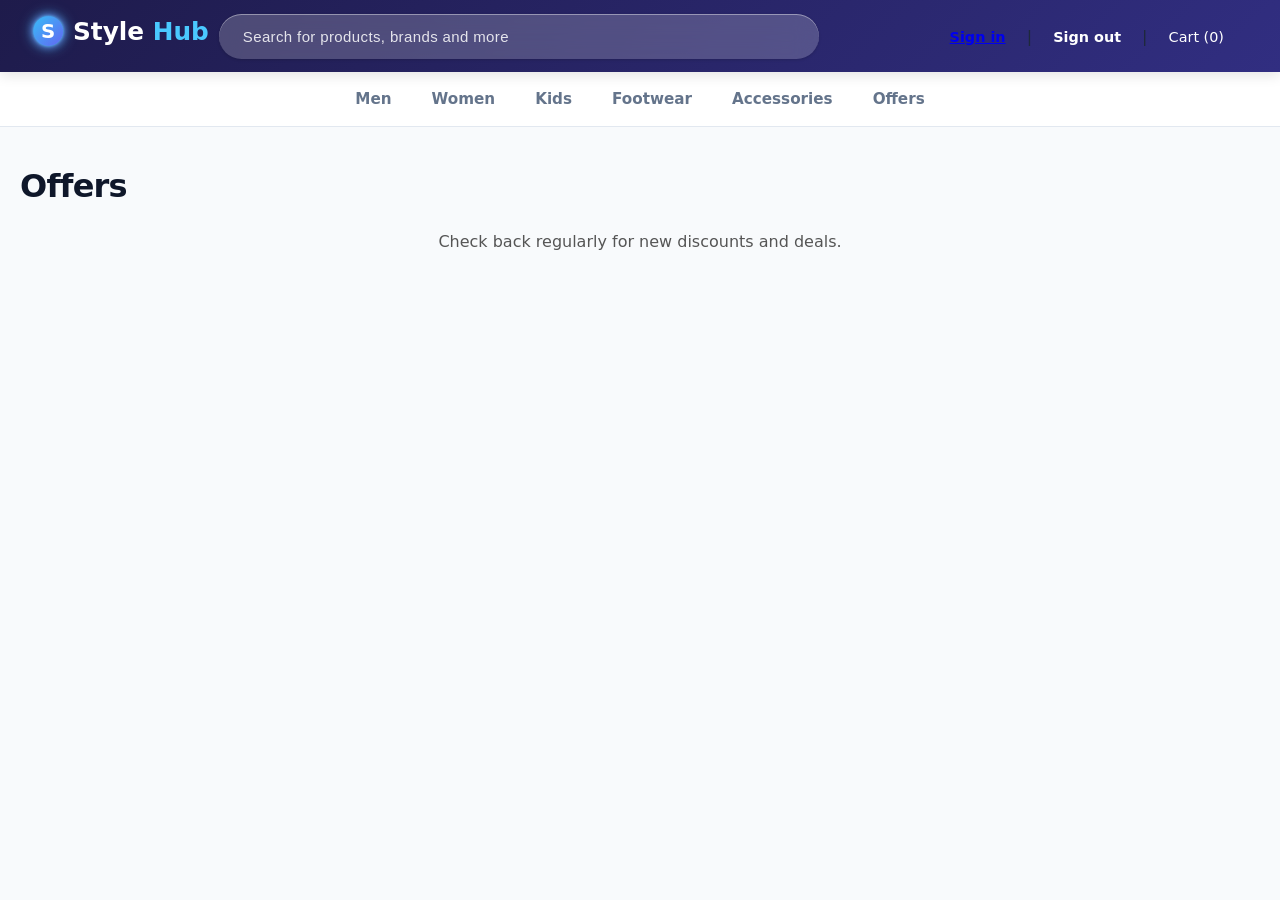
<file: offers.html>
<!doctype html>
<html lang="en">
    <head>
        <meta charset="UTF-8" />
        <meta name="viewport" content="width=device-width, initial-scale=1.0" />
        <title>StyleHub — Offers</title>
        <link rel="stylesheet" href="index.css" />
    </head>
    <body>
        <header class="topbar">
            <div class="brand">
                <a
                    href="index.html"
                    class="brand-link"
                    aria-label="StyleHub home"
                >
                    <!-- SVG -->
                    <svg
                        class="logo-svg"
                        width="320"
                        height="100"
                        viewBox="0 0 320 100"
                    >
                        <defs>
                            <linearGradient
                                id="grad"
                                x1="0%"
                                y1="0%"
                                x2="100%"
                                y2="100%"
                            >
                                <stop offset="0%" stop-color="#38bdf8" />
                                <stop offset="100%" stop-color="#6366f1" />
                            </linearGradient>
                        </defs>

                        <circle
                            cx="50"
                            cy="20"
                            r="90px"
                            fill="url(#grad)"
                            class="glow-circle"
                        />
                        <text
                            x="50"
                            y="62"
                            text-anchor="middle"
                            font-size="120"
                            fill="white"
                            font-weight="bold"
                        >
                            S
                        </text>
                        <text x="200" y="72" class="logo-text">
                            Style
                            <tspan class="highlight">Hub</tspan>
                        </text>
                    </svg>
                </a>
            </div>
            <div class="search">
                <input
                    type="text"
                    placeholder="Search for products, brands and more"
                />
            </div>
            <div class="auth-area" id="authArea">
                <span id="authUser"><b>Guest</b></span> |
                <a href="./signup.html" id="signoutLink"><b>Sign out</b></a> |
                <b id="cart">Cart</b>
            </div>
        </header>

        <nav class="nav-bar">
            <a class="nav-item" href="men.html"><b>Men</b></a>
            <a class="nav-item" href="women.html"><b>Women</b></a>
            <a class="nav-item" href="kids.html"><b>Kids</b></a>
            <a class="nav-item" href="footwear.html"><b>Footwear</b></a>
            <a class="nav-item" href="accessories.html"><b>Accessories</b></a>
            <a class="nav-item" href="offers.html"><b>Offers</b></a>
        </nav>

        <main class="main-container">
            <div class="section-title">
                <h2>Offers</h2>
                <p style="text-align: center; color: #555">
                    Check back regularly for new discounts and deals.
                </p>
            </div>
        </main>

        <script src="auth.js"></script>
    </body>
</html>
</file>
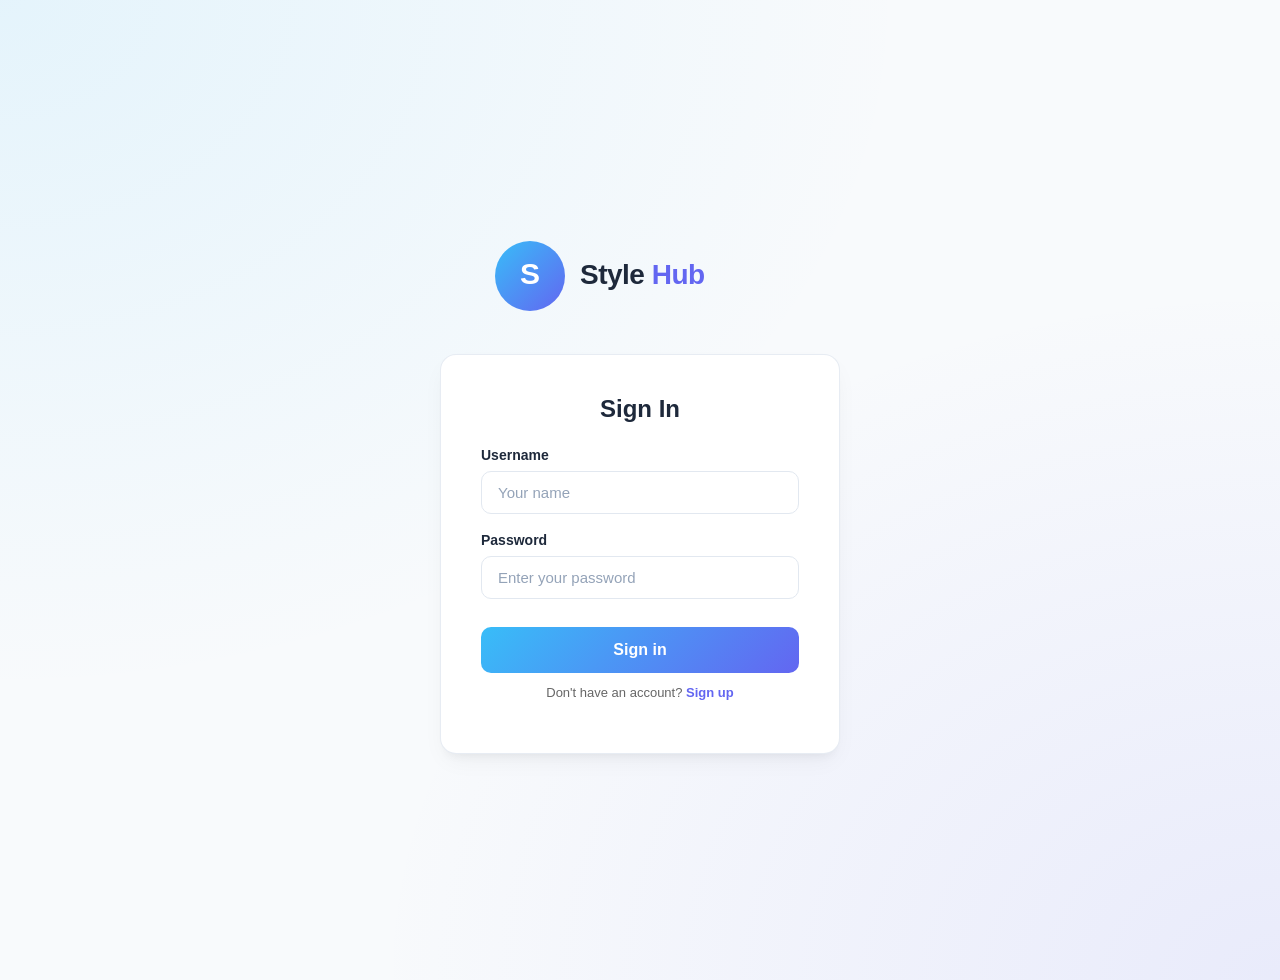
<file: signin.html>
<!doctype html>
<html lang="en">
    <head>
        <meta charset="utf-8" />
        <meta name="viewport" content="width=device-width,initial-scale=1" />
        <title>Sign Up</title>
        <link rel="stylesheet" href="sign_in_up.css" />
    </head>
    <body>
        <div class="signin-brand">
            <a href="signup.html" class="brand-link">
                <svg
                    class="logo-svg"
                    width="320"
                    height="100"
                    viewBox="0 0 320 100"
                >
                    <defs>
                        <linearGradient
                            id="grad"
                            x1="0%"
                            y1="0%"
                            x2="100%"
                            y2="100%"
                        >
                            <stop offset="0%" stop-color="#38bdf8" />
                            <stop offset="100%" stop-color="#6366f1" />
                        </linearGradient>
                    </defs>

                    <circle
                        cx="50"
                        cy="50"
                        r="35"
                        fill="url(#grad)"
                        class="glow-circle"
                    />
                    <text
                        x="50"
                        y="58"
                        text-anchor="middle"
                        font-size="30"
                        fill="white"
                        font-weight="bold"
                    >
                        S
                    </text>

                    <text x="100" y="58" class="logo-text">
                        Style
                        <tspan class="highlight">Hub</tspan>
                    </text>
                </svg>
            </a>
        </div>

        <form class="signin-form" id="signinForm">
            <h2>Sign In</h2>

            <label>Username</label>
            <input
                id="si-username"
                name="username"
                type="text"
                placeholder="Your name"
            />
            <div class="error-msg" id="si-username-err"></div>

            <label>Password</label>
            <input
                id="si-password"
                name="password"
                type="password"
                placeholder="Enter your password"
            />
            <div class="error-msg" id="si-password-err"></div>

            <button type="submit" class="signin-btn">Sign in</button>

            <p
                style="
                    margin-top: 12px;
                    font-size: 13px;
                    text-align: center;
                    color: #666;
                "
            >
                Don't have an account? <a href="signup.html">Sign up</a>
            </p>
        </form>
        <script src="auth.js"></script>
    </body>
</html>
</file>
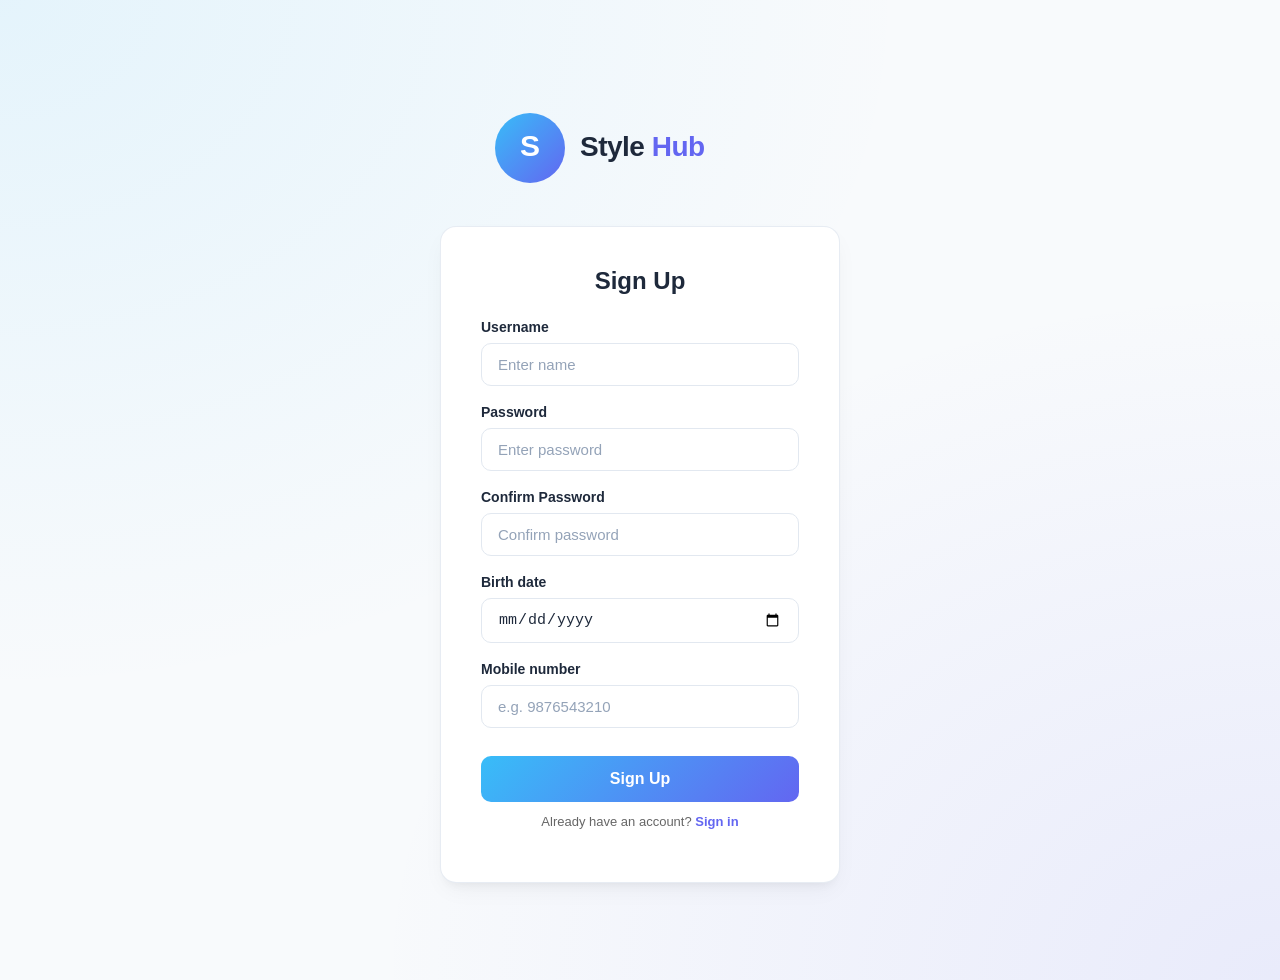
<file: signup.html>
<!doctype html>
<html lang="en">
    <head>
        <meta charset="utf-8" />
        <meta name="viewport" content="width=device-width,initial-scale=1" />
        <title>Sign Up</title>
        <link rel="stylesheet" href="sign_in_up.css" />
    </head>
    <body>
        <div class="signin-brand">
            <a href="signin.html" class="brand-link">
                <svg
                    class="logo-svg"
                    width="320"
                    height="100"
                    viewBox="0 0 320 100"
                >
                    <defs>
                        <linearGradient
                            id="grad"
                            x1="0%"
                            y1="0%"
                            x2="100%"
                            y2="100%"
                        >
                            <stop offset="0%" stop-color="#38bdf8" />
                            <stop offset="100%" stop-color="#6366f1" />
                        </linearGradient>
                    </defs>

                    <circle
                        cx="50"
                        cy="50"
                        r="35"
                        fill="url(#grad)"
                        class="glow-circle"
                    />
                    <text
                        x="50"
                        y="58"
                        text-anchor="middle"
                        font-size="30"
                        fill="white"
                        font-weight="bold"
                    >
                        S
                    </text>

                    <text x="100" y="58" class="logo-text">
                        Style
                        <tspan class="highlight">Hub</tspan>
                    </text>
                </svg>
            </a>
        </div>

        <form class="signin-form" id="signupForm">
            <h2>Sign Up</h2>

            <label>Username</label>
            <input
                id="su-username"
                name="username"
                type="text"
                placeholder="Enter name"
            />
            <div class="error-msg" id="su-username-err"></div>

            <label>Password</label>
            <input
                id="su-password"
                name="password"
                type="password"
                placeholder="Enter password"
            />
            <div class="error-msg" id="su-password-err"></div>

            <label>Confirm Password</label>
            <input
                id="su-confirm"
                type="password"
                placeholder="Confirm password"
            />
            <div class="error-msg" id="su-confirm-err"></div>

            <label>Birth date</label>
            <input id="su-birthdate" name="birthdate" type="date" />
            <div class="error-msg" id="su-birthdate-err"></div>

            <label>Mobile number</label>
            <input
                id="su-mobile"
                name="mobile"
                type="tel"
                inputmode="numeric"
                maxlength="10"
                placeholder="e.g. 9876543210"
            />
            <div class="error-msg" id="su-mobile-err"></div>

            <button type="submit" class="signin-btn">Sign Up</button>
            <p
                style="
                    margin-top: 12px;
                    font-size: 13px;
                    text-align: center;
                    color: #666;
                "
            >
                Already have an account? <a href="signin.html">Sign in</a>
            </p>
        </form>
        <script src="auth.js"></script>
    </body>
</html>
</file>
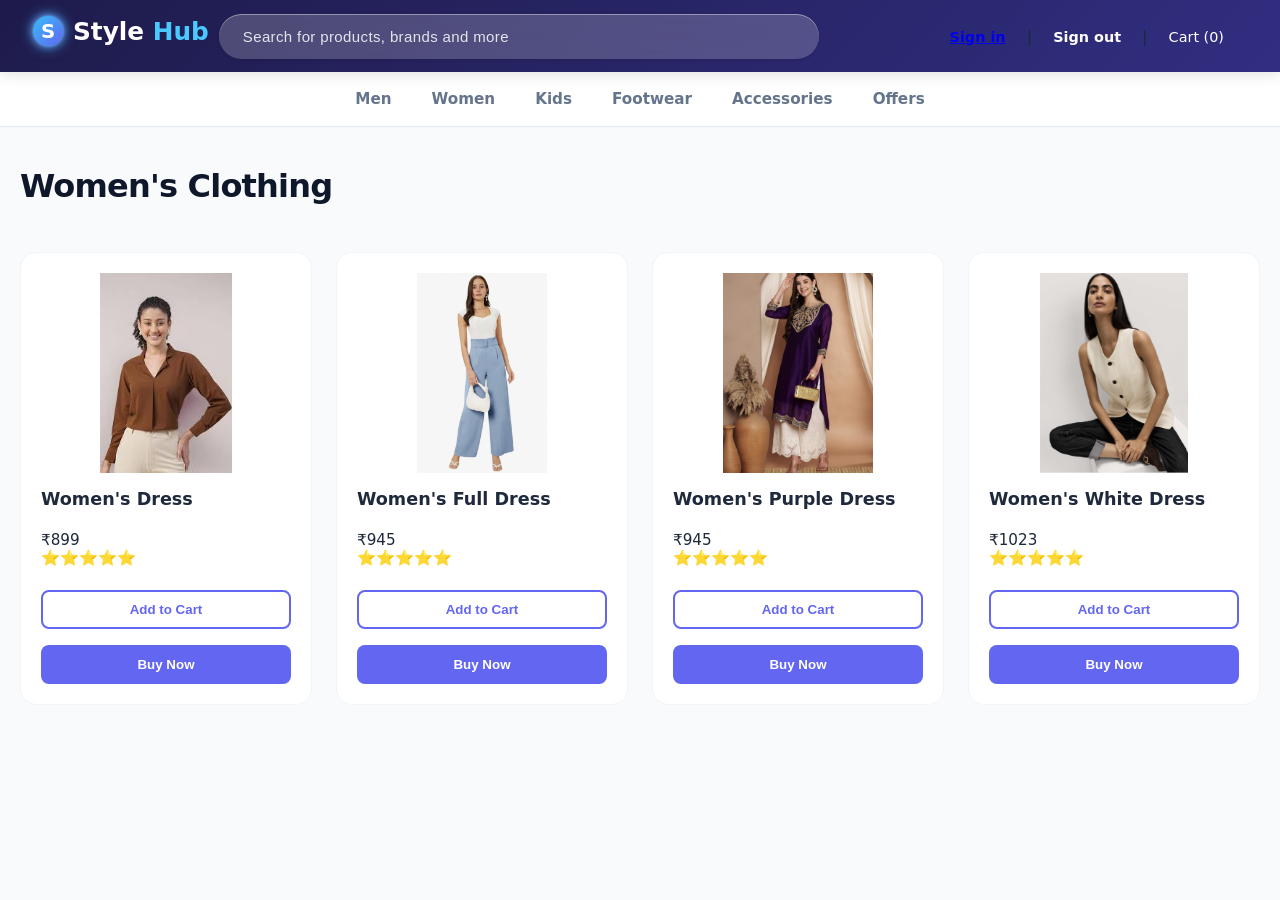
<file: women.html>
<!doctype html>
<html lang="en">
    <head>
        <meta charset="UTF-8" />
        <meta name="viewport" content="width=device-width, initial-scale=1.0" />
        <title>StyleHub — Women</title>
        <link rel="stylesheet" href="index.css" />
        <link
            href="https://api.mapbox.com/mapbox-gl-js/v3.3.0/mapbox-gl.css"
            rel="stylesheet"
        />
        <script src="https://api.mapbox.com/mapbox-gl-js/v3.3.0/mapbox-gl.js"></script>
        <script src="map.js"></script>
        <script src="auth.js"></script>
    </head>
    <body>
        <header class="topbar">
            <div class="brand">
                <a
                    href="index.html"
                    class="brand-link"
                    aria-label="StyleHub home"
                >
                    <!-- SVG -->
                    <svg
                        class="logo-svg"
                        width="320"
                        height="100"
                        viewBox="0 0 320 100"
                    >
                        <defs>
                            <linearGradient
                                id="grad"
                                x1="0%"
                                y1="0%"
                                x2="100%"
                                y2="100%"
                            >
                                <stop offset="0%" stop-color="#38bdf8" />
                                <stop offset="100%" stop-color="#6366f1" />
                            </linearGradient>
                        </defs>

                        <circle
                            cx="50"
                            cy="20"
                            r="90px"
                            fill="url(#grad)"
                            class="glow-circle"
                        />
                        <text
                            x="50"
                            y="62"
                            text-anchor="middle"
                            font-size="120"
                            fill="white"
                            font-weight="bold"
                        >
                            S
                        </text>
                        <text x="200" y="72" class="logo-text">
                            Style
                            <tspan class="highlight">Hub</tspan>
                        </text>
                    </svg>
                </a>
            </div>
            <div class="search">
                <input
                    type="text"
                    placeholder="Search for products, brands and more"
                />
            </div>
            <div class="auth-area" id="authArea">
                <span id="authUser"><b>Guest</b></span> |
                <a href="./signup.html" id="signoutLink"><b>Sign out</b></a> |
                <b id="cart">Cart</b>
            </div>
        </header>

        <nav class="nav-bar">
            <a class="nav-item" href="men.html"><b>Men</b></a>
            <a class="nav-item" href="women.html"><b>Women</b></a>
            <a class="nav-item" href="kids.html"><b>Kids</b></a>
            <a class="nav-item" href="footwear.html"><b>Footwear</b></a>
            <a class="nav-item" href="accessories.html"><b>Accessories</b></a>
            <a class="nav-item" href="offers.html"><b>Offers</b></a>
        </nav>

        <main class="main-container">
            <div class="section-title">
                <h2>Women's Clothing</h2>
            </div>

            <div class="product-grid">
                <div class="product-card bg-light">
                    <img src="./images/womenshirt.jpeg" alt="Women's Dress" />
                    <div class="details">
                        <b>Women's Dress</b><br />₹899<br />⭐⭐⭐⭐⭐
                    </div>
                    <button class="buy-now-btn" onclick="buyNow('Women Dress')">
                        Buy Now
                    </button>
                </div>

                <div class="product-card bg-light">
                    <img
                        src="./images/Women_Full_Wear.png"
                        alt="Women's Full Dress"
                    />
                    <div class="details">
                        <b>Women's Full Dress</b><br />₹945<br />⭐⭐⭐⭐⭐
                    </div>
                    <button
                        class="buy-now-btn"
                        onclick="buyNow('Women Full Dress')"
                    >
                        Buy Now
                    </button>
                </div>

                <div class="product-card bg-light">
                    <img
                        src="./images/Women_Purple_Kurti.png"
                        alt="Women's Dress"
                    />
                    <div class="details">
                        <b>Women's Purple Dress</b><br />₹945<br />⭐⭐⭐⭐⭐
                    </div>
                    <button
                        class="buy-now-btn"
                        onclick="buyNow('Women Purple Dress')"
                    >
                        Buy Now
                    </button>
                </div>

                <div class="product-card bg-light">
                    <img
                        src="./images/Women_White_Top.png"
                        alt="Women's White Dress"
                    />
                    <div class="details">
                        <b>Women's White Dress</b><br />₹1023<br />⭐⭐⭐⭐⭐
                    </div>
                    <button
                        class="buy-now-btn"
                        onclick="buyNow('Women White Dress')"
                    >
                        Buy Now
                    </button>
                </div>
            </div>
        </main>

        <script src="auth.js"></script>
    </body>
</html>
</file>
<file: index.css>
:root {
    --primary: #6366f1;
    --primary-dark: #4f46e5;
    --secondary: #ec4899;
    --bg-main: #f8fafc;
    --text-main: #1e293b;
    --text-muted: #64748b;
    --white: #ffffff;
    --shadow:
        0 4px 6px -1px rgba(0, 0, 0, 0.1), 0 2px 4px -1px rgba(0, 0, 0, 0.06);
    --shadow-hover:
        0 20px 25px -5px rgba(0, 0, 0, 0.1),
        0 10px 10px -5px rgba(0, 0, 0, 0.04);
}

* {
    box-sizing: border-box;
}

body {
    margin: 0;
    padding: 0;
    background: var(--bg-main);
    font-family:
        "Inter",
        system-ui,
        -apple-system,
        sans-serif;
    color: var(--text-main);
}

/* Header & Logo */
.topbar {
    background: linear-gradient(135deg, #1e1b4b 0%, #312e81 100%);
    padding: 12px 40px;
    display: flex;
    align-items: center;
    justify-content: space-between;
    gap: 20px;
    position: sticky;
    top: 0;
    z-index: 1000;
    box-shadow: 0 4px 12px rgba(0, 0, 0, 0.1);
}

.logo-svg {
    width: 42px;
    height: 42px;
    transition: transform 0.3s cubic-bezier(0.34, 1.56, 0.64, 1);
}

.logo-svg:hover {
    transform: scale(1.1) rotate(-5deg);
}

/* Search Bar Styling */
.search {
    flex-grow: 1;
    max-width: 600px;
}

.search input[type="text"] {
    width: 100%;
    padding: 14px 24px;
    border-radius: 50px;
    border: none;
    background: rgba(255, 255, 255, 0.2);
    color: white;
    font-size: 15px;
    font-weight: 500;
    letter-spacing: 0.025em;
    transition: all 0.3s cubic-bezier(0.25, 0.46, 0.45, 0.94);
    backdrop-filter: blur(12px);
    box-shadow:
        inset 0 1px 0 rgba(255, 255, 255, 0.4),
        0 1px 3px rgba(0, 0, 0, 0.15);
}

.search input[type="text"]:hover {
    background: rgba(255, 255, 255, 0.28);
    box-shadow:
        inset 0 1px 0 rgba(255, 255, 255, 0.5),
        0 2px 8px rgba(0, 0, 0, 0.2);
}

.search input[type="text"]::placeholder {
    color: rgba(255, 255, 255, 0.85);
    font-weight: 500;
    letter-spacing: 0.025em;
}

.search input[type="text"]:focus {
    outline: none;
    background: rgba(255, 255, 255, 0.98);
    color: #1e293b;
    box-shadow:
        0 0 0 3px rgba(99, 102, 241, 0.4),
        inset 0 1px 0 rgba(255, 255, 255, 1),
        0 4px 16px rgba(0, 0, 0, 0.15);
}

@media (max-width: 768px) {
    .search input[type="text"] {
        padding: 12px 20px;
        font-size: 14px;
    }
}

/* Navigation */
.nav-bar {
    background: var(--white);
    display: flex;
    justify-content: center;
    gap: 40px;
    padding: 18px;
    border-bottom: 1px solid #e2e8f0;
}

.nav-item {
    text-decoration: none;
    color: var(--text-muted);
    font-weight: 600;
    font-size: 0.95rem;
    transition: color 0.2s ease;
}

.nav-item:hover {
    color: var(--primary);
}

#authUser {
    color: white;
    padding: 8px 16px;
    font-weight: 500;
    font-size: 0.9rem;
}

#signoutLink {
    color: white;
    padding: 8px 16px;
    font-size: 0.9rem;
    font-weight: 500;
    text-decoration: none;
}

#cart {
    color: #ffffff !important;
    padding: 8px 16px;
    font-weight: 500;
    font-size: 0.9rem;
    cursor: pointer;
}

.pipe {
    color: rgba(255, 255, 255, 0.5);
    margin: 0 8px;
}

/* Product Cards */
.main-container {
    max-width: 1300px;
    margin: 40px auto;
    padding: 0 20px;
}

.product-grid {
    display: grid;
    grid-template-columns: repeat(auto-fill, minmax(260px, 1fr));
    gap: 24px;
    padding: 20px 0;
}

.product-card {
    background: var(--white);
    border-radius: 16px;
    padding: 20px;
    border: 1px solid #f1f5f9;
    transition: all 0.4s cubic-bezier(0.175, 0.885, 0.32, 1.275);
    display: flex;
    flex-direction: column;
    justify-content: space-between;
}

.product-card:hover {
    transform: translateY(-8px);
    box-shadow: var(--shadow-hover);
    border-color: var(--primary);
}

.product-card img {
    width: 100%;
    height: 200px;
    object-fit: contain;
    margin-bottom: 16px;
}

.details {
    font-size: 0.95rem;
    color: var(--text-main);
    margin-bottom: 15px;
}

.details b {
    font-size: 1.1rem;
    display: block;
    margin-bottom: 4px;
}

/* Buttons */
.buy-now-btn {
    width: 100%;
    padding: 12px;
    background: var(--primary);
    color: white;
    border: none;
    border-radius: 8px;
    font-weight: 700;
    cursor: pointer;
    transition: all 0.2s ease;
}

.buy-now-btn:hover {
    background: var(--primary-dark);
    box-shadow: 0 4px 12px rgba(79, 70, 229, 0.4);
}

/* Add to cart button (secondary) */
.add-to-cart-btn {
    width: 100%;
    padding: 10px;
    margin-top: 8px;
    background: transparent;
    color: var(--primary);
    border: 2px solid var(--primary);
    border-radius: 8px;
    font-weight: 700;
    cursor: pointer;
    transition: all 0.2s ease;
    margin-bottom: 1rem;
}

.add-to-cart-btn:hover {
    background: var(--primary);
    color: white;
}

/* Cart modal buttons */
.cart-clear-btn {
    padding: 8px 12px;
    border-radius: 8px;
    border: 1px solid #e5e7eb;
    background: transparent;
    color: #374151;
    cursor: pointer;
    font-weight: 600;
    margin-right: 1rem;
}

.cart-clear-btn:hover {
    background: #f3f4f6;
}

.cart-checkout-btn {
    padding: 8px 14px;
    border-radius: 8px;
    border: none;
    background: var(--primary);
    color: white;
    cursor: pointer;
    font-weight: 700;
}

.cart-checkout-btn:hover {
    background: var(--primary-dark);
}

/* Misc */
.divider {
    border: 0;
    height: 1px;
    background: linear-gradient(to right, transparent, #e2e8f0, transparent);
    margin: 60px 0;
}

.section-title h2 {
    font-size: 2rem;
    font-weight: 800;
    letter-spacing: -0.025em;
    color: #0f172a;
}

/* Maps */

.map-section {
    padding: 40px 20px;
    background: #f8fafc;
}

#map {
    width: 100%;
    height: 700px;
    border-radius: 12px;
    box-shadow: 0 4px 24px rgba(99, 102, 241, 0.15);
    margin-top: 20px;
}

.logo-svg {
    width: 48px;
    height: 48px;
    margin-right: 1rem;
    display: block;
    overflow: visible;
    transition: transform 0.28s ease;
    cursor: pointer;
    transform: scale(1.1);
    transform-origin: left center;
}

.logo-svg:hover {
    transform: scale(1.2);
}

.logo-svg .logo-text {
    fill: #fff;
    font-size: 150px;
    font-weight: 700;
}

.glow-circle {
    filter: drop-shadow(0 0 10px rgba(74, 201, 255, 0.95))
        drop-shadow(0 0 22px rgba(115, 117, 230, 0.85))
        drop-shadow(0 0 36px rgba(74, 201, 255, 0.7));
    animation: pulse-bright 2s infinite;
}

.highlight {
    fill: #4ac9ff;
}

@keyframes pulse-bright {
    0% {
        filter: drop-shadow(0 0 6px rgba(74, 201, 255, 0.9))
            drop-shadow(0 0 14px rgba(115, 117, 230, 0.7));
    }
    50% {
        filter: drop-shadow(0 0 14px rgba(74, 201, 255, 1))
            drop-shadow(0 0 32px rgba(115, 117, 230, 0.95));
    }
    100% {
        filter: drop-shadow(0 0 8px rgba(74, 201, 255, 0.95))
            drop-shadow(0 0 20px rgba(115, 117, 230, 0.85));
    }
}

/* Responsive Design */
@media screen and (max-width: 900px) {
    .topbar {
        padding: 12px 20px;
        flex-wrap: wrap;
    }
    .search {
        order: 3;
        width: 100%;
        max-width: 100%;
        margin-top: 10px;
    }
    .auth-area {
        order: 2;
    }
}

@media screen and (max-width: 600px) {
    .nav-bar {
        gap: 15px;
        padding: 12px;
        flex-wrap: wrap;
    }
    .nav-item {
        font-size: 0.85rem;
    }
    .product-grid {
        grid-template-columns: repeat(auto-fill, minmax(150px, 1fr));
        gap: 15px;
    }
    .product-card img {
        height: 150px;
    }
    .section-title h2 {
        font-size: 1.5rem;
    }
    .map-section {
        padding: 20px 10px;
    }
    #map {
        height: 400px;
    }
    .auth-area {
        display: flex;
        align-items: center;
        gap: 5px;
    }
    #authUser,
    #signoutLink,
    #cart {
        padding: 4px 8px;
        font-size: 0.8rem;
    }
}
</file>
<file: sign_in_up.css>
body {
    margin: 0;
    min-height: 100vh;
    display: flex;
    flex-direction: column;
    align-items: center;
    justify-content: center;
    gap: 24px;
    background-color: #f8fafc;
    background-image:
        radial-gradient(at 0% 0%, rgba(56, 189, 248, 0.1) 0px, transparent 50%),
        radial-gradient(
            at 100% 100%,
            rgba(99, 102, 241, 0.1) 0px,
            transparent 50%
        );
    font-family:
        "Inter",
        -apple-system,
        BlinkMacSystemFont,
        "Segoe UI",
        Roboto,
        sans-serif;
    padding: 40px 16px;
}

/* Brand/Logo Styling */
.signin-brand {
    text-decoration: none;
}

.brand-link {
    text-decoration: none;
}

.logo-svg {
    transition: transform 0.3s cubic-bezier(0.34, 1.56, 0.64, 1);
}

.logo-svg:hover {
    transform: scale(1.05);
}

.logo-text {
    font-size: 28px;
    fill: #1e293b;
    letter-spacing: -0.5px;
    font-weight: 800;
}

.highlight {
    fill: #6366f1;
}

.signin-form {
    width: 100%;
    max-width: 400px;
    padding: 40px;
    background: #ffffff;
    border-radius: 16px;
    box-shadow:
        0 10px 25px -5px rgba(0, 0, 0, 0.05),
        0 8px 10px -6px rgba(0, 0, 0, 0.05);
    border: 1px solid rgba(226, 232, 240, 0.8);
    box-sizing: border-box;
}

.signin-form h2 {
    margin: 0 0 24px 0;
    font-size: 24px;
    font-weight: 700;
    color: #1e293b;
    text-align: center;
}

/* Input Fields */
.signin-form label {
    display: block;
    margin-bottom: 8px;
    font-size: 14px;
    font-weight: 600;
    color: #1e293b;
}

.signin-form input {
    width: 100%;
    padding: 12px 16px;
    margin-bottom: 18px;
    border: 1.5px solid #e2e8f0;
    border-radius: 10px;
    font-size: 15px;
    transition: all 0.2s ease;
    box-sizing: border-box;
    color: #1e293b;
}

.signin-form input:focus {
    outline: none;
    border-color: #6366f1;
    box-shadow: 0 0 0 4px rgba(99, 102, 241, 0.1);
}

.signin-form input::placeholder {
    color: #94a3b8;
}

.signin-btn {
    width: 100%;
    padding: 14px;
    background: linear-gradient(135deg, #38bdf8 0%, #6366f1 100%);
    color: #fff;
    border: none;
    border-radius: 10px;
    font-size: 16px;
    font-weight: 600;
    cursor: pointer;
    transition:
        transform 0.2s ease,
        box-shadow 0.2s ease;
    margin-top: 10px;
}

.signin-btn:hover {
    transform: translateY(-1px);
    box-shadow: 0 4px 12px rgba(99, 102, 241, 0.3);
}

.signin-btn:active {
    transform: translateY(0);
}

.error-msg {
    display: none;
    color: #ef4444;
    font-size: 12px;
    margin: -12px 0 12px 4px;
    font-weight: 500;
}

.signin-form input.input-error {
    border-color: #ef4444;
    background: #fffcfc;
}

.signin-form input.input-valid {
    border-color: #22c55e;
}

.signin-form a {
    color: #6366f1;
    text-decoration: none;
    font-weight: 600;
}

.signin-form a:hover {
    text-decoration: underline;
}

@keyframes pulse {
    0% {
        opacity: 0.8;
    }
    50% {
        opacity: 1;
    }
    100% {
        opacity: 0.8;
    }
}

.glow-circle {
    animation: pulse 3s infinite ease-in-out;
}
</file>
